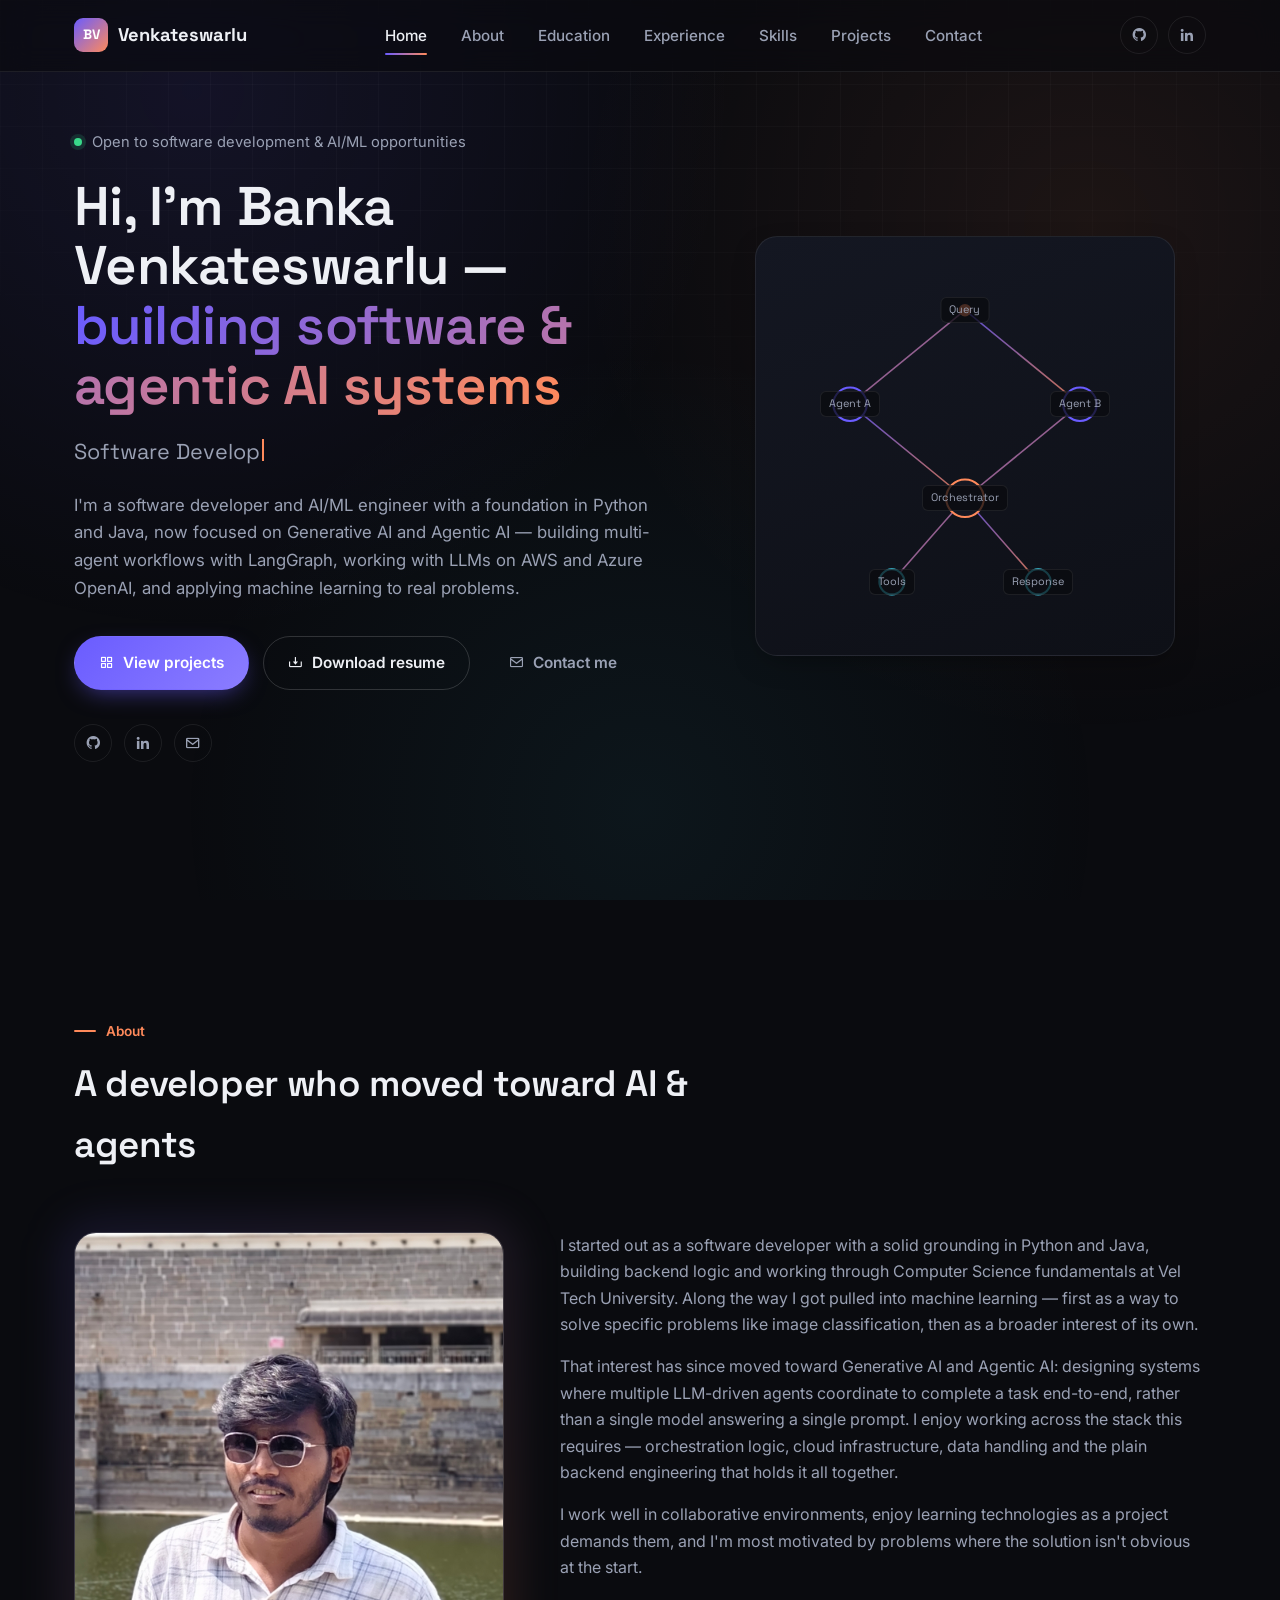
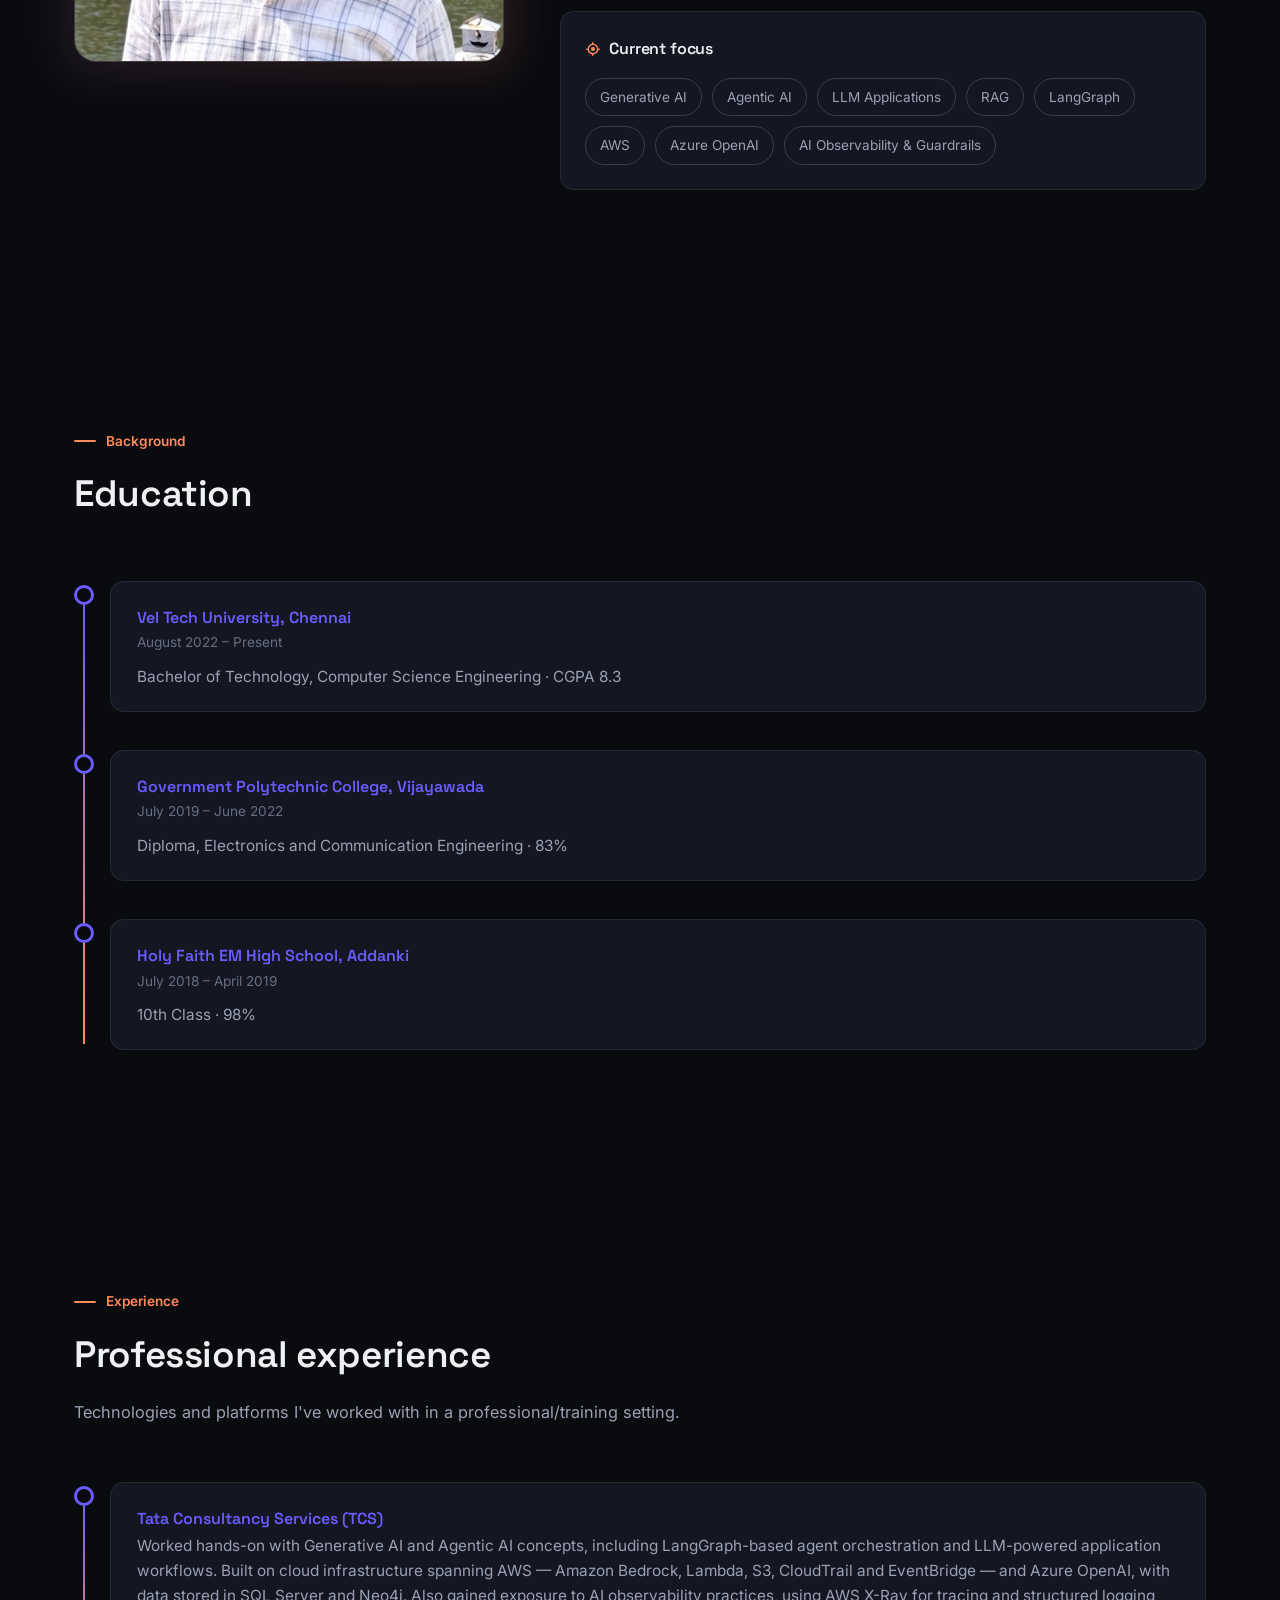
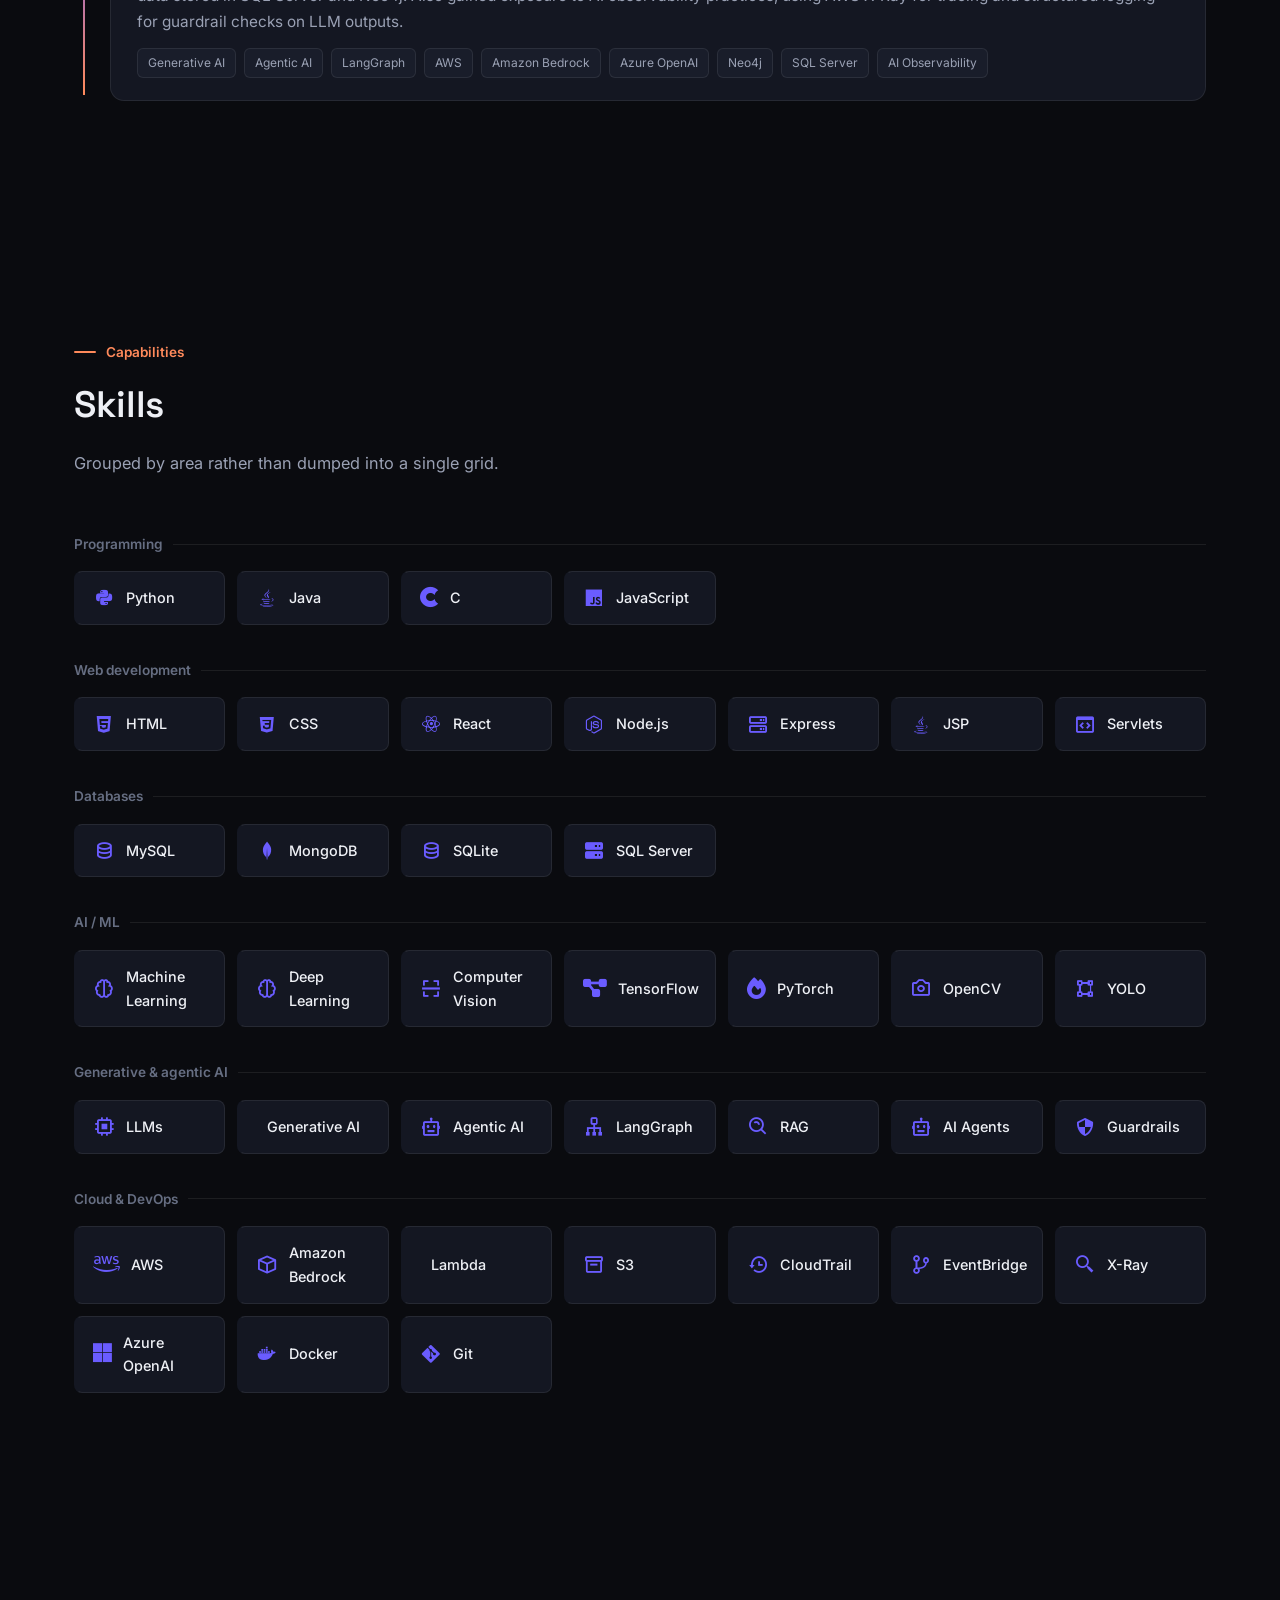
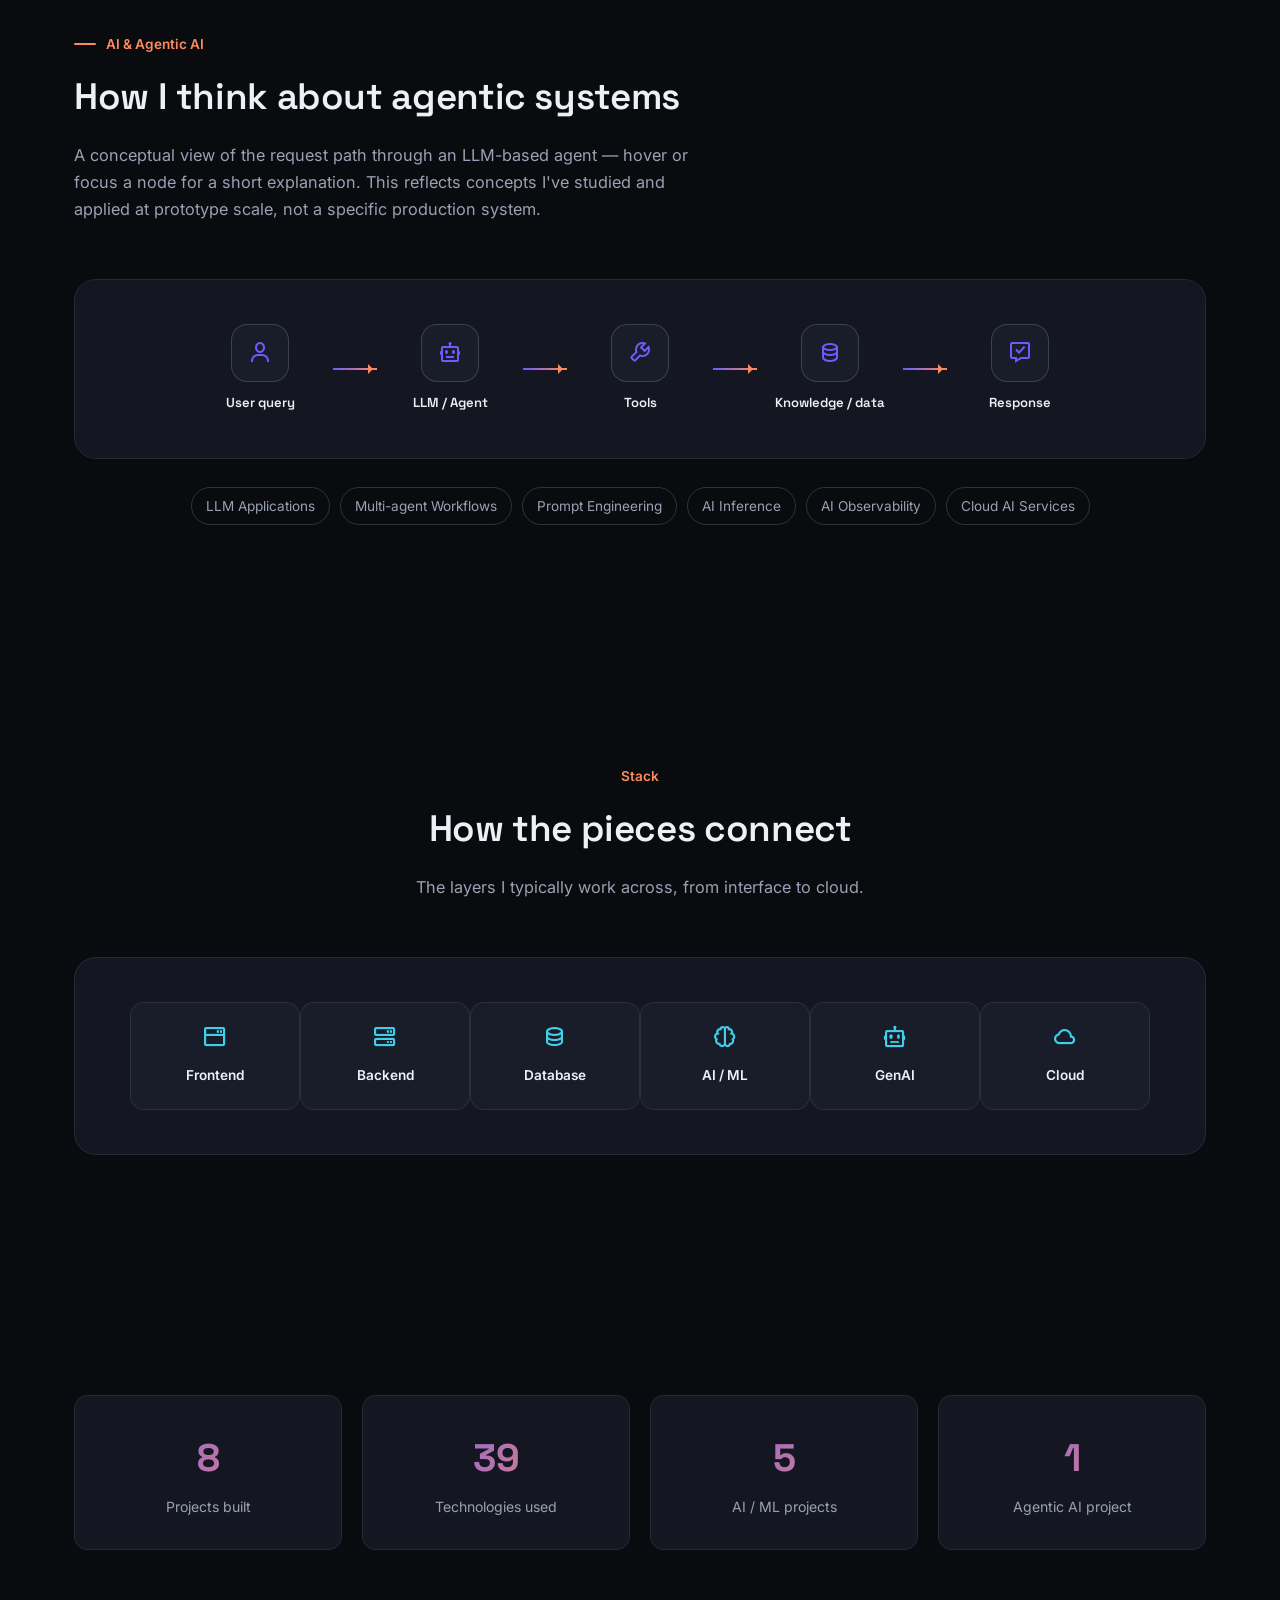
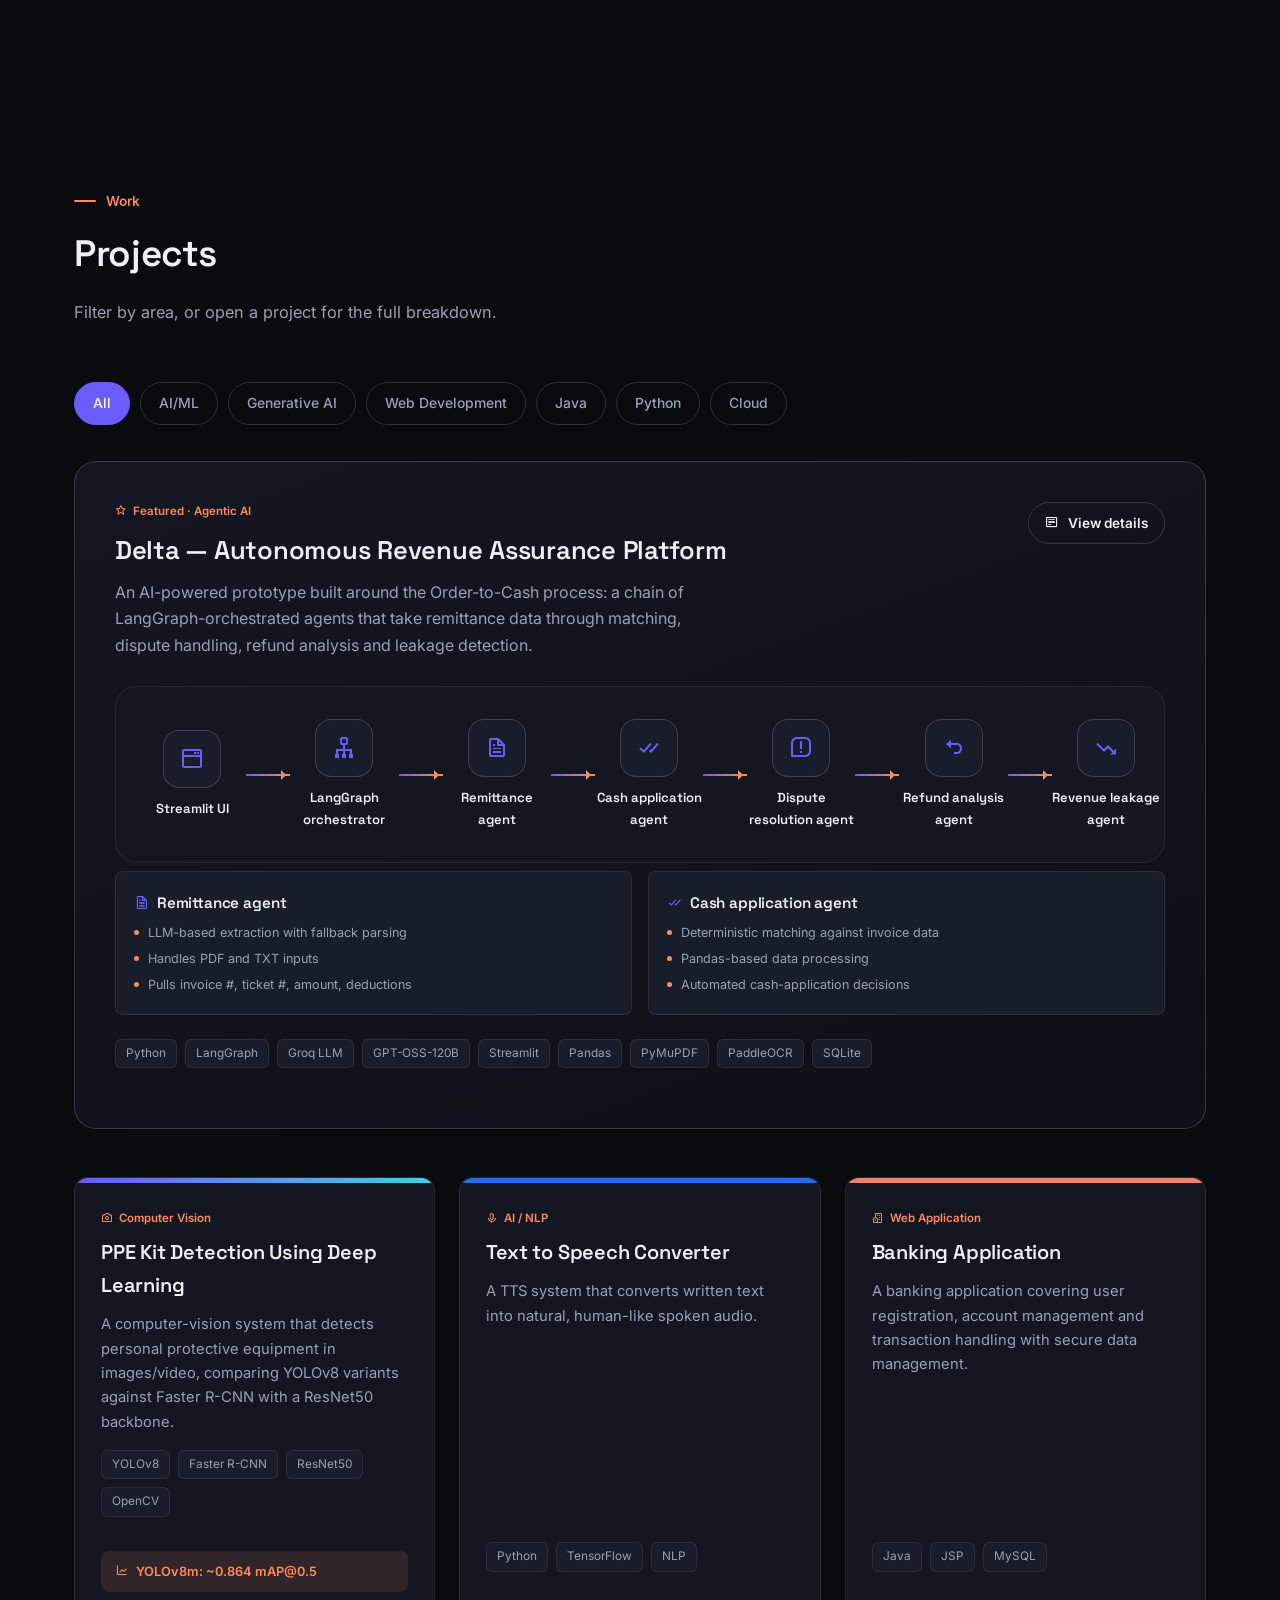
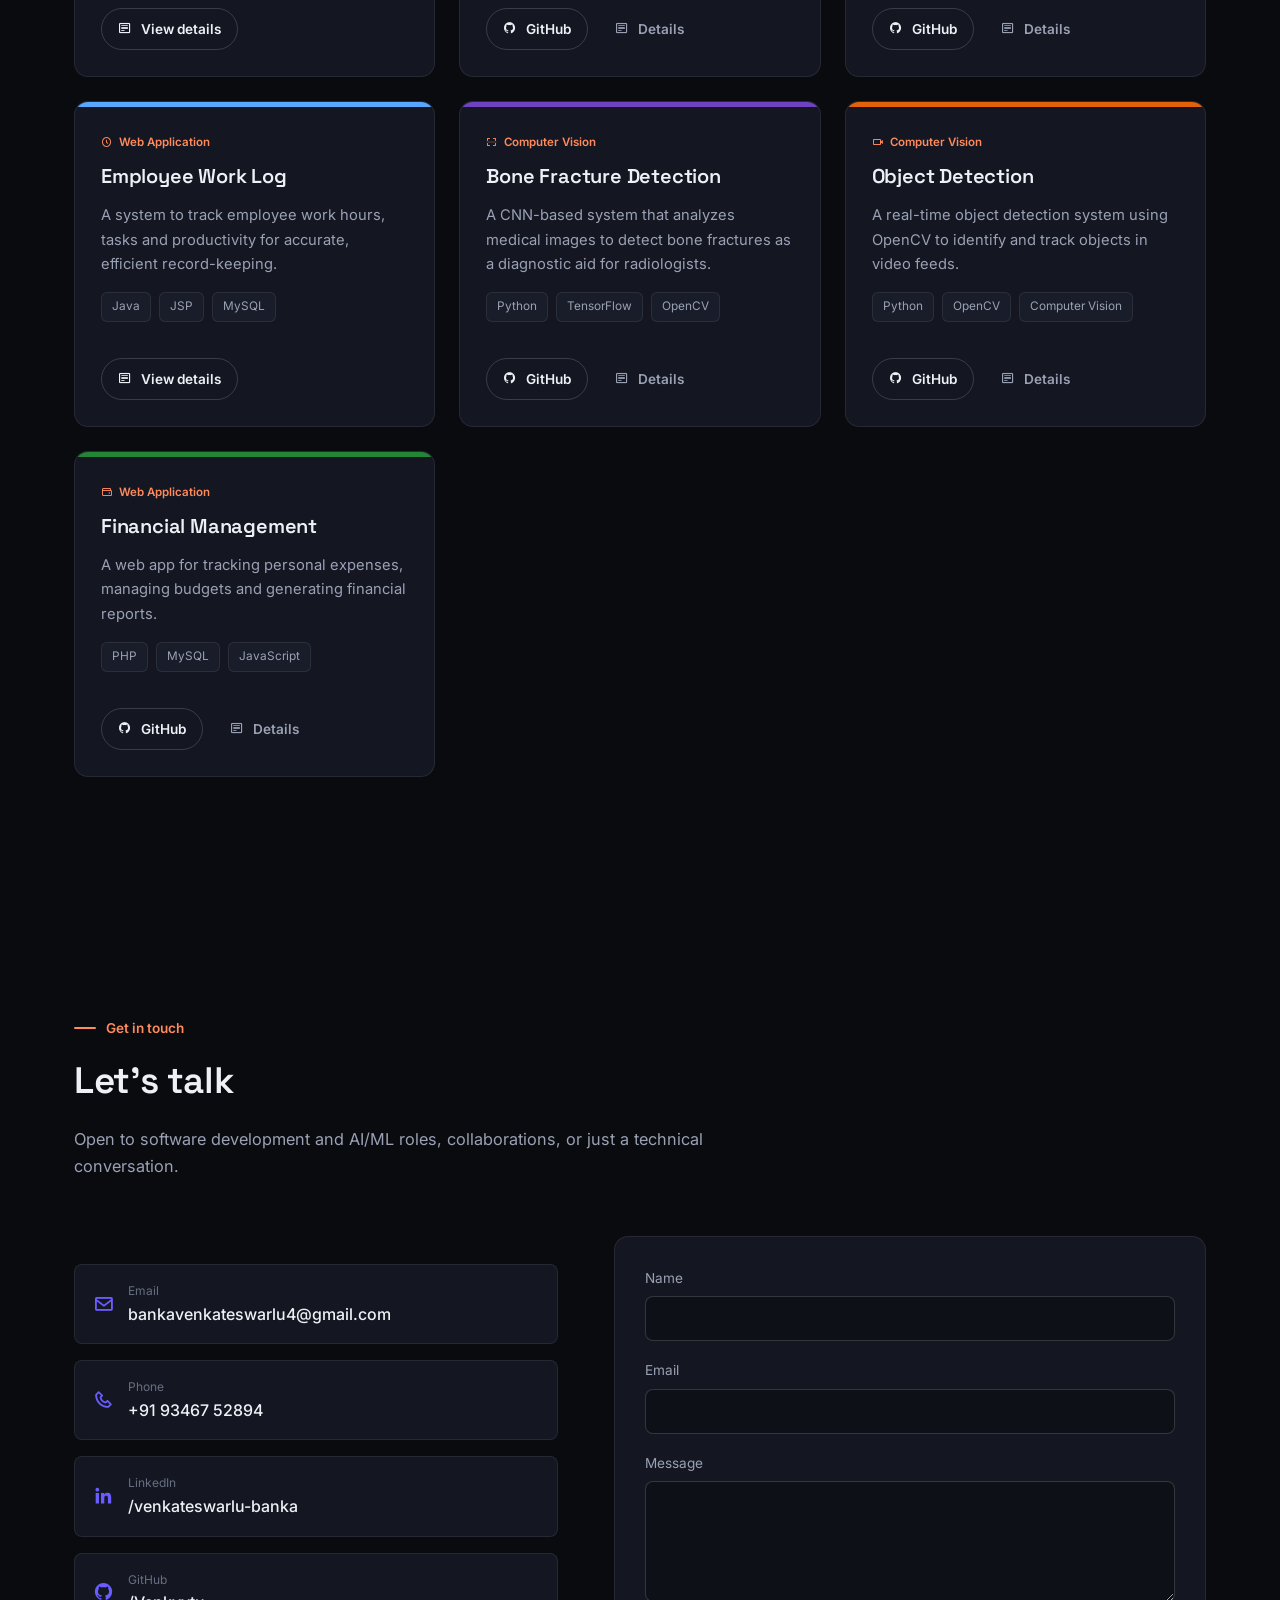
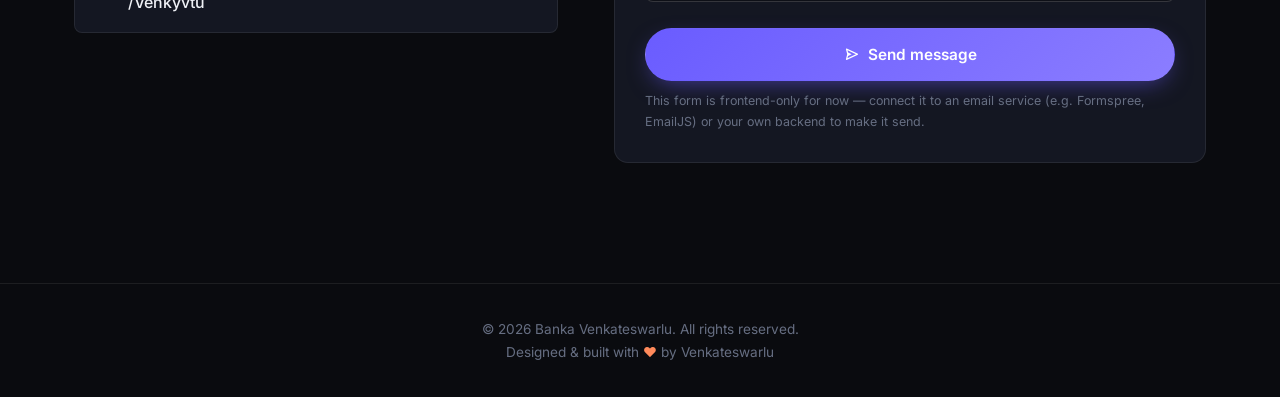
<file: index.html>
<!DOCTYPE html>
<html lang="en">
<head>
<meta charset="UTF-8">
<meta name="viewport" content="width=device-width, initial-scale=1.0">
<title>Banka Venkateswarlu — Software Developer &amp; AI/ML Engineer</title>
<meta name="description" content="Portfolio of Banka Venkateswarlu — Software Developer and AI/ML Engineer building Generative AI, Agentic AI, and cloud-native applications with Python, Java and LangGraph.">
<meta name="author" content="Banka Venkateswarlu">
<meta name="theme-color" content="#0a0b0f">
<meta property="og:type" content="website">
<meta property="og:title" content="Banka Venkateswarlu — Software Developer & AI/ML Engineer">
<meta property="og:description" content="Software Developer and AI/ML Engineer building Generative AI, Agentic AI and cloud-native applications.">
<meta property="og:image" content="photo1.jpg">
<meta name="twitter:card" content="summary">
<meta name="twitter:title" content="Banka Venkateswarlu — Software Developer & AI/ML Engineer">
<meta name="twitter:description" content="Software Developer and AI/ML Engineer building Generative AI, Agentic AI and cloud-native applications.">
<link rel="icon" href="data:image/svg+xml,%3Csvg xmlns='http://www.w3.org/2000/svg' viewBox='0 0 100 100'%3E%3Crect width='100' height='100' rx='22' fill='%236a5cff'/%3E%3Ctext x='50' y='67' font-size='44' font-family='Arial,sans-serif' font-weight='700' fill='white' text-anchor='middle'%3EBV%3C/text%3E%3C/svg%3E">
<link rel="preconnect" href="https://fonts.googleapis.com">
<link rel="preconnect" href="https://fonts.gstatic.com" crossorigin>
<link href="https://fonts.googleapis.com/css2?family=Space+Grotesk:wght@500;600;700&family=Inter:wght@400;500;600;700&display=swap" rel="stylesheet">
<link href='https://unpkg.com/boxicons@2.1.4/css/boxicons.min.css' rel='stylesheet'>
<link rel="stylesheet" href="https://cdnjs.cloudflare.com/ajax/libs/font-awesome/6.4.0/css/all.min.css">
<style>
/* ===================== Tokens ===================== */
:root{
  --bg:#0a0b0f;
  --bg-soft:#0e1017;
  --surface:#141722;
  --surface-2:#191d2a;
  --border:rgba(255,255,255,.08);
  --border-strong:rgba(255,255,255,.16);
  --text:#eef0f5;
  --text-muted:#9aa1b4;
  --text-faint:#666e82;
  --primary:#6a5cff;
  --primary-soft:rgba(106,92,255,.12);
  --accent:#ff8a5b;
  --accent-soft:rgba(255,138,91,.12);
  --cyan:#3fd0e8;
  --ok:#39d98a;
  --radius-s:8px;
  --radius-m:14px;
  --radius-l:22px;
  --shadow:0 10px 30px -12px rgba(0,0,0,.5);
  --maxw:1180px;
  --nav-h:72px;
  --ease:cubic-bezier(.22,.75,.2,1);
}

*,*::before,*::after{box-sizing:border-box;}
html{scroll-behavior:smooth;}
body{
  margin:0;
  background:var(--bg);
  color:var(--text);
  font-family:'Inter',-apple-system,BlinkMacSystemFont,'Segoe UI',sans-serif;
  line-height:1.65;
  -webkit-font-smoothing:antialiased;
  overflow-x:hidden;
}
h1,h2,h3,h4,.font-display{font-family:'Space Grotesk',sans-serif;letter-spacing:-.01em;}
h1,h2,h3,h4{color:var(--text);font-weight:600;margin:0;}
p{margin:0;}
a{color:inherit;text-decoration:none;}
img{max-width:100%;display:block;}
ul{margin:0;padding:0;list-style:none;}
button{font:inherit;color:inherit;background:none;border:none;cursor:pointer;}
section{padding:120px 24px;max-width:var(--maxw);margin:0 auto;}
.container-inner{max-width:var(--maxw);margin:0 auto;}

::selection{background:var(--primary);color:#fff;}

/* Focus visibility for accessibility */
a:focus-visible,button:focus-visible,input:focus-visible,textarea:focus-visible,[tabindex]:focus-visible{
  outline:2px solid var(--accent);
  outline-offset:3px;
  border-radius:4px;
}

/* Skip link */
.skip-link{
  position:absolute;left:16px;top:-60px;
  background:var(--accent);color:#1a1200;padding:10px 18px;border-radius:var(--radius-s);
  font-weight:600;z-index:2000;transition:top .2s var(--ease);
}
.skip-link:focus{top:16px;}

/* Reduced motion */
@media (prefers-reduced-motion: reduce){
  *,*::before,*::after{animation-duration:.001ms !important;animation-iteration-count:1 !important;transition-duration:.001ms !important;scroll-behavior:auto !important;}
}

/* Background circuit texture */
body::before{
  content:'';
  position:fixed;inset:0;z-index:-2;
  background-image:
    radial-gradient(circle at 15% 10%, rgba(106,92,255,.10), transparent 40%),
    radial-gradient(circle at 85% 25%, rgba(255,138,91,.08), transparent 40%),
    radial-gradient(circle at 50% 90%, rgba(63,208,232,.06), transparent 45%);
}
body::after{
  content:'';
  position:fixed;inset:0;z-index:-1;
  background-image:linear-gradient(rgba(255,255,255,.025) 1px, transparent 1px),
                    linear-gradient(90deg, rgba(255,255,255,.025) 1px, transparent 1px);
  background-size:42px 42px;
  mask-image:radial-gradient(ellipse 90% 60% at 50% 0%, black 40%, transparent 90%);
}

/* ===================== Header / Nav ===================== */
header{
  position:fixed;top:0;left:0;width:100%;z-index:1000;
  height:var(--nav-h);
  display:flex;align-items:center;
  background:rgba(10,11,15,.7);
  backdrop-filter:blur(14px) saturate(140%);
  -webkit-backdrop-filter:blur(14px) saturate(140%);
  border-bottom:1px solid var(--border);
  transition:background .3s var(--ease);
}
.nav-wrap{
  width:100%;max-width:var(--maxw);margin:0 auto;padding:0 24px;
  display:flex;align-items:center;justify-content:space-between;
}
.brand{
  font-family:'Space Grotesk',sans-serif;font-weight:700;font-size:1.15rem;
  display:flex;align-items:center;gap:10px;
}
.brand-mark{
  width:34px;height:34px;border-radius:9px;
  background:linear-gradient(135deg,var(--primary),var(--accent));
  display:flex;align-items:center;justify-content:center;font-size:.85rem;color:#fff;font-weight:700;
}
nav.primary-nav{display:flex;align-items:center;gap:2px;}
nav.primary-nav a{
  position:relative;padding:9px 16px;font-size:.95rem;font-weight:500;color:var(--text-muted);
  border-radius:999px;transition:color .25s var(--ease);
}
nav.primary-nav a:hover{color:var(--text);}
nav.primary-nav a.is-active{color:var(--text);}
nav.primary-nav a.is-active::after{
  content:'';position:absolute;left:16px;right:16px;bottom:2px;height:2px;border-radius:2px;
  background:linear-gradient(90deg,var(--primary),var(--accent));
}
.nav-actions{display:flex;align-items:center;gap:10px;}
.icon-link{
  width:38px;height:38px;border-radius:50%;display:flex;align-items:center;justify-content:center;
  color:var(--text-muted);border:1px solid var(--border);transition:all .25s var(--ease);
}
.icon-link:hover{color:#fff;border-color:var(--border-strong);background:var(--surface-2);transform:translateY(-2px);}
.nav-toggle{
  display:none;width:42px;height:42px;border-radius:10px;border:1px solid var(--border);
  align-items:center;justify-content:center;font-size:1.3rem;color:var(--text);
}
@media (max-width:860px){
  nav.primary-nav{
    position:fixed;top:var(--nav-h);left:0;right:0;bottom:0;
    background:var(--bg-soft);
    flex-direction:column;align-items:stretch;gap:0;padding:18px;
    transform:translateX(100%);transition:transform .35s var(--ease);
    overflow-y:auto;
  }
  nav.primary-nav.is-open{transform:translateX(0);}
  nav.primary-nav a{padding:16px 10px;font-size:1.1rem;border-bottom:1px solid var(--border);border-radius:0;}
  nav.primary-nav a.is-active::after{display:none;}
  nav.primary-nav a.is-active{color:var(--accent);}
  .nav-toggle{display:flex;}
}

/* ===================== Buttons ===================== */
.btn{
  display:inline-flex;align-items:center;gap:9px;
  padding:13px 24px;border-radius:999px;font-weight:600;font-size:.96rem;
  transition:transform .25s var(--ease), box-shadow .25s var(--ease), background .25s var(--ease), border-color .25s var(--ease);
  border:1px solid transparent;white-space:nowrap;
}
.btn-primary{background:linear-gradient(135deg,var(--primary),#8b7dff);color:#fff;box-shadow:0 8px 24px -8px rgba(106,92,255,.6);}
.btn-primary:hover{transform:translateY(-3px);box-shadow:0 14px 30px -10px rgba(106,92,255,.7);}
.btn-outline{border-color:var(--border-strong);color:var(--text);}
.btn-outline:hover{border-color:var(--accent);color:var(--accent);transform:translateY(-3px);}
.btn-ghost{color:var(--text-muted);}
.btn-ghost:hover{color:var(--text);}
.btn-sm{padding:9px 16px;font-size:.85rem;}

/* ===================== Hero ===================== */
.hero{
  min-height:100vh;display:flex;align-items:center;
  padding-top:calc(var(--nav-h) + 40px);
  max-width:var(--maxw);margin:0 auto;padding-left:24px;padding-right:24px;
}
.hero-grid{display:grid;grid-template-columns:1.1fr .9fr;gap:60px;align-items:center;width:100%;}
.eyebrow-row{display:flex;align-items:center;gap:10px;margin-bottom:22px;color:var(--text-muted);font-size:.92rem;}
.status-dot{width:8px;height:8px;border-radius:50%;background:var(--ok);box-shadow:0 0 0 4px rgba(57,217,138,.15);}
.hero h1{font-size:clamp(2.3rem,5vw,3.4rem);line-height:1.1;margin-bottom:18px;}
.hero h1 .accent-text{background:linear-gradient(120deg,var(--primary),var(--accent));-webkit-background-clip:text;background-clip:text;color:transparent;}
.role-line{
  font-family:'Space Grotesk',sans-serif;font-size:clamp(1.05rem,2vw,1.35rem);color:var(--text-muted);margin-bottom:22px;
  min-height:1.6em;
}
.role-line .cursor{display:inline-block;width:2px;height:1em;background:var(--accent);margin-left:2px;vertical-align:-2px;animation:blink 1s step-end infinite;}
@keyframes blink{50%{opacity:0;}}
.hero-intro{color:var(--text-muted);font-size:1.05rem;max-width:56ch;margin-bottom:34px;}
.hero-ctas{display:flex;flex-wrap:wrap;gap:14px;margin-bottom:34px;}
.hero-socials{display:flex;gap:12px;}

/* Hero agent-graph visual */
.hero-visual{position:relative;display:flex;align-items:center;justify-content:center;}
.graph-card{
  position:relative;width:100%;aspect-ratio:1/1;max-width:420px;
  border:1px solid var(--border);border-radius:var(--radius-l);
  background:linear-gradient(160deg,var(--surface),var(--bg-soft));
  box-shadow:var(--shadow);overflow:hidden;
}
.graph-card svg{width:100%;height:100%;}
.graph-node-label{
  position:absolute;font-size:.68rem;font-family:'Space Grotesk',sans-serif;color:var(--text-muted);
  background:rgba(10,11,15,.75);padding:3px 8px;border-radius:6px;border:1px solid var(--border);
  transform:translate(-50%,-50%);pointer-events:none;white-space:nowrap;
}
@media (max-width:980px){
  .hero-grid{grid-template-columns:1fr;text-align:center;}
  .eyebrow-row,.hero-ctas,.hero-socials{justify-content:center;}
  .hero-intro{margin-left:auto;margin-right:auto;}
  .hero-visual{order:-1;margin-bottom:10px;}
  .graph-card{max-width:300px;}
}

/* ===================== Section headers ===================== */
.section-head{margin-bottom:56px;max-width:640px;}
.section-kicker{display:flex;align-items:center;gap:10px;color:var(--accent);font-weight:600;font-size:.85rem;margin-bottom:12px;}
.section-kicker::before{content:'';width:22px;height:2px;background:var(--accent);border-radius:2px;}
.section-head h2{font-size:clamp(1.7rem,3.4vw,2.3rem);margin-bottom:14px;}
.section-head p{color:var(--text-muted);font-size:1.02rem;}
.section-head.centered{margin-left:auto;margin-right:auto;text-align:center;}
.section-head.centered .section-kicker{justify-content:center;}
.section-head.centered .section-kicker::before{display:none;}

/* ===================== Reveal ===================== */
.reveal{opacity:0;transform:translateY(22px);transition:opacity .7s var(--ease),transform .7s var(--ease);}
.reveal.is-visible{opacity:1;transform:translateY(0);}

/* ===================== About ===================== */
.about-grid{display:grid;grid-template-columns:.8fr 1.2fr;gap:56px;align-items:start;}
.about-photo-wrap{position:relative;}
.about-photo{
  width:100%;aspect-ratio:1/1;object-fit:cover;border-radius:var(--radius-l);
  border:1px solid var(--border-strong);
}
.about-photo-glow{
  position:absolute;inset:-14px;z-index:-1;border-radius:calc(var(--radius-l) + 14px);
  background:linear-gradient(140deg,var(--primary-soft),var(--accent-soft));filter:blur(20px);
}
.about-text p{color:var(--text-muted);margin-bottom:16px;}
.about-text p:last-of-type{margin-bottom:0;}
.focus-box{
  margin-top:30px;padding:24px;border-radius:var(--radius-m);
  background:var(--surface);border:1px solid var(--border);
}
.focus-box h3{font-size:1rem;margin-bottom:16px;display:flex;align-items:center;gap:8px;}
.focus-box h3 i{color:var(--accent);}
.focus-tags{display:flex;flex-wrap:wrap;gap:10px;}
.focus-tag{
  font-size:.85rem;padding:7px 14px;border-radius:999px;border:1px solid var(--border-strong);
  color:var(--text-muted);transition:all .25s var(--ease);
}
.focus-tag:hover{color:var(--text);border-color:var(--primary);background:var(--primary-soft);}
@media (max-width:860px){.about-grid{grid-template-columns:1fr;}.about-photo-wrap{max-width:260px;margin:0 auto;}}

/* ===================== Timeline (Experience + Education) ===================== */
.timeline-list{display:flex;flex-direction:column;gap:0;position:relative;padding-left:36px;}
.timeline-list::before{content:'';position:absolute;left:9px;top:6px;bottom:6px;width:2px;background:linear-gradient(var(--primary),var(--accent));}
.t-item{position:relative;padding-bottom:38px;}
.t-item:last-child{padding-bottom:0;}
.t-dot{
  position:absolute;left:-36px;top:4px;width:20px;height:20px;border-radius:50%;
  background:var(--bg);border:3px solid var(--primary);
}
.t-card{
  background:var(--surface);border:1px solid var(--border);border-radius:var(--radius-m);
  padding:22px 26px;transition:border-color .25s var(--ease),transform .25s var(--ease);
}
.t-card:hover{border-color:var(--border-strong);transform:translateX(4px);}
.t-card .t-org{color:var(--primary);font-weight:600;margin-bottom:4px;font-family:'Space Grotesk',sans-serif;}
.t-card .t-date{color:var(--text-faint);font-size:.85rem;margin-bottom:10px;display:block;}
.t-card p{color:var(--text-muted);font-size:.96rem;}
.t-card .t-tags{display:flex;flex-wrap:wrap;gap:8px;margin-top:14px;}
.t-card .t-tags span{font-size:.75rem;padding:4px 10px;border-radius:6px;background:var(--surface-2);color:var(--text-muted);border:1px solid var(--border);}

/* ===================== Skills ===================== */
.skills-categories{display:flex;flex-direction:column;gap:34px;}
.skill-cat-title{font-size:.85rem;font-weight:600;color:var(--text-faint);text-transform:none;margin-bottom:16px;display:flex;align-items:center;gap:10px;}
.skill-cat-title::after{content:'';flex:1;height:1px;background:var(--border);}
.skill-grid{display:grid;grid-template-columns:repeat(auto-fill,minmax(150px,1fr));gap:12px;}
.skill-chip{
  display:flex;align-items:center;gap:11px;padding:14px 16px;border-radius:var(--radius-s);
  background:var(--surface);border:1px solid var(--border);border-left:3px solid transparent;
  transition:all .25s var(--ease);
}
.skill-chip:hover{border-left-color:var(--accent);background:var(--surface-2);transform:translateY(-3px);}
.skill-chip i{font-size:1.35rem;color:var(--primary);}
.skill-chip span{font-size:.9rem;font-weight:500;}

/* ===================== Flow / architecture diagrams (shared) ===================== */
.flow-wrap{
  border:1px solid var(--border);border-radius:var(--radius-l);background:var(--surface);
  padding:44px 28px;overflow-x:auto;
}
.flow-track{display:flex;align-items:center;gap:0;min-width:max-content;justify-content:center;}
.flow-node{
  position:relative;display:flex;flex-direction:column;align-items:center;gap:10px;width:150px;text-align:center;
  cursor:default;
}
.flow-node .fn-icon{
  width:58px;height:58px;border-radius:16px;display:flex;align-items:center;justify-content:center;
  background:var(--surface-2);border:1px solid var(--border-strong);font-size:1.5rem;color:var(--primary);
  transition:all .3s var(--ease);
}
.flow-node:hover .fn-icon{border-color:var(--accent);color:var(--accent);transform:scale(1.08);box-shadow:0 0 0 6px var(--accent-soft);}
.flow-node .fn-label{font-size:.82rem;font-weight:600;font-family:'Space Grotesk',sans-serif;}
.flow-node .fn-tip{
  position:absolute;top:calc(100% + 10px);left:50%;transform:translate(-50%,4px);width:190px;
  background:var(--bg-soft);border:1px solid var(--border-strong);border-radius:10px;padding:12px 14px;
  font-size:.78rem;color:var(--text-muted);opacity:0;pointer-events:none;transition:all .25s var(--ease);z-index:20;
}
.flow-node:hover .fn-tip,.flow-node:focus-within .fn-tip{opacity:1;transform:translate(-50%,0);}
.flow-connector{flex:0 0 44px;height:2px;background:linear-gradient(90deg,var(--primary),var(--accent));position:relative;margin:0 -2px;}
.flow-connector::after{
  content:'';position:absolute;right:-1px;top:50%;transform:translateY(-50%);
  border:5px solid transparent;border-left-color:var(--accent);
}
@media (max-width:700px){
  .flow-track{flex-direction:column;}
  .flow-connector{width:2px;height:34px;flex-basis:34px;background:linear-gradient(var(--primary),var(--accent));}
  .flow-connector::after{right:50%;top:auto;bottom:-1px;transform:translateX(50%) rotate(90deg);}
  .flow-node .fn-tip{position:static;transform:none;opacity:1;width:100%;margin-top:2px;display:none;}
  .flow-node:hover .fn-tip,.flow-node:focus-within .fn-tip{display:block;}
}

/* Tech ecosystem strip */
.eco-track{display:flex;align-items:stretch;gap:0;flex-wrap:wrap;justify-content:center;}
.eco-node{
  flex:1 1 140px;max-width:170px;background:var(--surface-2);border:1px solid var(--border);border-radius:var(--radius-m);
  padding:22px 14px;text-align:center;transition:all .3s var(--ease);
}
.eco-node:hover{transform:translateY(-6px);border-color:var(--primary);}
.eco-node i{font-size:1.6rem;color:var(--cyan);margin-bottom:10px;display:block;}
.eco-node span{font-size:.85rem;font-weight:600;}

/* ===================== Stats ===================== */
.stats-grid{display:grid;grid-template-columns:repeat(4,1fr);gap:20px;}
.stat-card{
  background:var(--surface);border:1px solid var(--border);border-radius:var(--radius-m);
  padding:30px 20px;text-align:center;
}
.stat-num{font-family:'Space Grotesk',sans-serif;font-size:2.4rem;font-weight:700;
  background:linear-gradient(120deg,var(--primary),var(--accent));-webkit-background-clip:text;background-clip:text;color:transparent;}
.stat-label{color:var(--text-muted);font-size:.88rem;margin-top:6px;}
@media (max-width:760px){.stats-grid{grid-template-columns:repeat(2,1fr);}}

/* ===================== Projects ===================== */
.filter-row{display:flex;flex-wrap:wrap;gap:10px;margin-bottom:36px;}
.filter-btn{
  padding:9px 18px;border-radius:999px;border:1px solid var(--border-strong);color:var(--text-muted);
  font-size:.87rem;font-weight:500;transition:all .25s var(--ease);
}
.filter-btn:hover{color:var(--text);}
.filter-btn.is-active{background:var(--primary);border-color:var(--primary);color:#fff;}
.projects-grid{display:grid;grid-template-columns:repeat(auto-fill,minmax(320px,1fr));gap:24px;}
.project-card{
  background:var(--surface);border:1px solid var(--border);border-radius:var(--radius-m);
  display:flex;flex-direction:column;overflow:hidden;transition:all .3s var(--ease);
}
.project-card:hover{transform:translateY(-6px);border-color:var(--border-strong);box-shadow:var(--shadow);}
.project-card.is-hidden{display:none;}
.project-card.is-featured{grid-column:span 2;}
@media (max-width:760px){.project-card.is-featured{grid-column:span 1;}}
.pc-top{height:5px;background:linear-gradient(90deg,var(--primary),var(--accent));}
.pc-body{padding:26px;display:flex;flex-direction:column;flex:1;}
.pc-kicker{font-size:.72rem;font-weight:600;color:var(--accent);margin-bottom:8px;display:flex;align-items:center;gap:6px;}
.pc-body h3{font-size:1.25rem;margin-bottom:10px;}
.pc-body p.pc-desc{color:var(--text-muted);font-size:.92rem;margin-bottom:16px;flex:1;}
.pc-tags{display:flex;flex-wrap:wrap;gap:8px;margin-bottom:20px;}
.pc-tags span{font-size:.74rem;padding:4px 10px;border-radius:6px;background:var(--surface-2);color:var(--text-muted);border:1px solid var(--border);}
.pc-actions{display:flex;gap:10px;flex-wrap:wrap;}
.pc-result{
  margin-top:14px;padding:10px 14px;border-radius:8px;background:var(--accent-soft);color:var(--accent);
  font-size:.8rem;font-weight:600;display:inline-flex;align-items:center;gap:8px;
}

/* Delta feature block */
.delta-feature{
  border:1px solid var(--border-strong);border-radius:var(--radius-l);
  background:linear-gradient(160deg,var(--surface),var(--bg-soft));
  padding:40px;margin-bottom:48px;
}
.delta-feature-head{display:flex;justify-content:space-between;align-items:flex-start;gap:24px;flex-wrap:wrap;margin-bottom:28px;}
.delta-feature-head h3{font-size:1.6rem;margin-bottom:8px;}
.delta-feature-head p{color:var(--text-muted);max-width:60ch;}
.delta-agents{display:grid;grid-template-columns:repeat(auto-fit,minmax(190px,1fr));gap:16px;margin-top:8px;}
.agent-card{
  background:var(--surface-2);border:1px solid var(--border);border-radius:var(--radius-s);padding:18px;
  transition:all .25s var(--ease);
}
.agent-card:hover{border-color:var(--primary);transform:translateY(-3px);}
.agent-card h4{font-size:.95rem;margin-bottom:8px;display:flex;align-items:center;gap:8px;}
.agent-card h4 i{color:var(--primary);}
.agent-card ul{display:flex;flex-direction:column;gap:5px;}
.agent-card li{font-size:.79rem;color:var(--text-muted);padding-left:14px;position:relative;}
.agent-card li::before{content:'';position:absolute;left:0;top:.55em;width:5px;height:5px;border-radius:50%;background:var(--accent);}

/* ===================== Contact ===================== */
.contact-grid{display:grid;grid-template-columns:.9fr 1.1fr;gap:56px;}
.contact-info-list{display:flex;flex-direction:column;gap:16px;margin-top:28px;}
.contact-info-item{
  display:flex;align-items:center;gap:14px;padding:16px 18px;border-radius:var(--radius-s);
  background:var(--surface);border:1px solid var(--border);transition:all .25s var(--ease);
}
.contact-info-item:hover{border-color:var(--primary);}
.contact-info-item i{font-size:1.3rem;color:var(--primary);}
.contact-info-item .ci-label{display:block;font-size:.75rem;color:var(--text-faint);}
.contact-info-item .ci-value{font-weight:500;}
.contact-form{background:var(--surface);border:1px solid var(--border);border-radius:var(--radius-m);padding:30px;}
.form-row{margin-bottom:18px;}
.form-row label{display:block;font-size:.85rem;margin-bottom:7px;color:var(--text-muted);}
.form-row input,.form-row textarea{
  width:100%;padding:12px 14px;border-radius:var(--radius-s);background:var(--bg-soft);
  border:1px solid var(--border-strong);color:var(--text);font-family:inherit;font-size:.95rem;resize:vertical;
}
.form-row input:focus,.form-row textarea:focus{border-color:var(--primary);outline:none;}
.form-status{margin-top:14px;font-size:.88rem;padding:12px 14px;border-radius:8px;display:none;}
.form-status.is-visible{display:block;}
.form-status.ok{background:rgba(57,217,138,.12);color:var(--ok);}
.form-note{font-size:.78rem;color:var(--text-faint);margin-top:10px;}
@media (max-width:860px){.contact-grid{grid-template-columns:1fr;}}

/* ===================== Footer ===================== */
footer{border-top:1px solid var(--border);padding:34px 24px;text-align:center;color:var(--text-faint);font-size:.85rem;}
footer .footer-heart{color:var(--accent);}

/* ===================== Back to top ===================== */
.back-to-top{
  position:fixed;right:24px;bottom:24px;width:46px;height:46px;border-radius:50%;
  background:var(--primary);color:#fff;display:flex;align-items:center;justify-content:center;
  font-size:1.2rem;box-shadow:0 8px 20px -8px rgba(106,92,255,.7);opacity:0;pointer-events:none;
  transform:translateY(10px);transition:all .3s var(--ease);z-index:900;
}
.back-to-top.is-visible{opacity:1;pointer-events:auto;transform:translateY(0);}
.back-to-top:hover{transform:translateY(-4px);}

/* ===================== Modal ===================== */
.modal-overlay{
  position:fixed;inset:0;background:rgba(5,6,10,.75);backdrop-filter:blur(4px);
  display:flex;align-items:flex-start;justify-content:center;padding:60px 20px;
  z-index:2000;opacity:0;pointer-events:none;transition:opacity .25s var(--ease);overflow-y:auto;
}
.modal-overlay.is-open{opacity:1;pointer-events:auto;}
.modal-box{
  background:var(--surface);border:1px solid var(--border-strong);border-radius:var(--radius-l);
  max-width:680px;width:100%;padding:36px;position:relative;
  transform:translateY(20px);transition:transform .3s var(--ease);
}
.modal-overlay.is-open .modal-box{transform:translateY(0);}
.modal-close{position:absolute;top:20px;right:20px;width:36px;height:36px;border-radius:50%;background:var(--surface-2);display:flex;align-items:center;justify-content:center;font-size:1.1rem;color:var(--text-muted);}
.modal-close:hover{color:#fff;background:var(--accent);}
.modal-box h3{font-size:1.5rem;margin-bottom:6px;padding-right:40px;}
.modal-tags{display:flex;flex-wrap:wrap;gap:8px;margin:14px 0 22px;}
.modal-tags span{font-size:.74rem;padding:4px 10px;border-radius:6px;background:var(--surface-2);color:var(--text-muted);border:1px solid var(--border);}
.modal-section{margin-bottom:18px;}
.modal-section h4{font-size:.82rem;color:var(--accent);margin-bottom:6px;}
.modal-section p,.modal-section li{color:var(--text-muted);font-size:.93rem;}
.modal-section ul{display:flex;flex-direction:column;gap:5px;margin-top:6px;}
.modal-section li{padding-left:14px;position:relative;}
.modal-section li::before{content:'';position:absolute;left:0;top:.6em;width:5px;height:5px;border-radius:50%;background:var(--primary);}
.modal-actions{display:flex;gap:12px;margin-top:24px;flex-wrap:wrap;}
body.modal-lock{overflow:hidden;}

/* ===================== Utility ===================== */
.visually-hidden{position:absolute;width:1px;height:1px;overflow:hidden;clip:rect(0,0,0,0);white-space:nowrap;}
</style>
</head>
<body>

<a href="#main" class="skip-link">Skip to main content</a>

<header>
  <div class="nav-wrap">
    <a href="#home" class="brand" aria-label="Banka Venkateswarlu — home">
      <span class="brand-mark" aria-hidden="true">BV</span>
      <span>Venkateswarlu</span>
    </a>

    <nav class="primary-nav" id="primaryNav" aria-label="Primary">
      <a href="#home">Home</a>
      <a href="#about">About</a>
      <a href="#education">Education</a>
      <a href="#experience">Experience</a>
      <a href="#skills">Skills</a>
      <a href="#projects">Projects</a>
      <a href="#contact">Contact</a>
    </nav>

    <div class="nav-actions">
      <a class="icon-link" href="https://github.com/Venkyvtu" target="_blank" rel="noopener" aria-label="GitHub profile">
        <i class='bx bxl-github' aria-hidden="true"></i>
      </a>
      <a class="icon-link" href="https://www.linkedin.com/in/venkateswarlu-banka-902835196" target="_blank" rel="noopener" aria-label="LinkedIn profile">
        <i class='bx bxl-linkedin' aria-hidden="true"></i>
      </a>
      <button class="nav-toggle" id="navToggle" aria-label="Open menu" aria-expanded="false" aria-controls="primaryNav">
        <i class='bx bx-menu' aria-hidden="true"></i>
      </button>
    </div>
  </div>
</header>

<main id="main">

  <!-- ===================== Hero ===================== -->
  <section class="hero" id="home" aria-label="Introduction">
    <div class="hero-grid">
      <div>
        <div class="eyebrow-row">
          <span class="status-dot" aria-hidden="true"></span>
          <span>Open to software development &amp; AI/ML opportunities</span>
        </div>
        <h1>Hi, I'm Banka Venkateswarlu —<br><span class="accent-text">building software &amp; agentic AI systems</span></h1>
        <p class="role-line"><span id="roleText"></span><span class="cursor" aria-hidden="true"></span></p>
        <p class="hero-intro">I'm a software developer and AI/ML engineer with a foundation in Python and Java, now focused on Generative AI and Agentic AI — building multi-agent workflows with LangGraph, working with LLMs on AWS and Azure OpenAI, and applying machine learning to real problems.</p>
        <div class="hero-ctas">
          <a href="#projects" class="btn btn-primary"><i class='bx bx-grid-alt' aria-hidden="true"></i> View projects</a>
          <a href="resume.pdf" class="btn btn-outline" download><i class='bx bx-download' aria-hidden="true"></i> Download resume</a>
          <a href="#contact" class="btn btn-ghost"><i class='bx bx-envelope' aria-hidden="true"></i> Contact me</a>
        </div>
        <div class="hero-socials">
          <a class="icon-link" href="https://github.com/Venkyvtu" target="_blank" rel="noopener" aria-label="GitHub profile"><i class='bx bxl-github' aria-hidden="true"></i></a>
          <a class="icon-link" href="https://www.linkedin.com/in/venkateswarlu-banka-902835196" target="_blank" rel="noopener" aria-label="LinkedIn profile"><i class='bx bxl-linkedin' aria-hidden="true"></i></a>
          <a class="icon-link" href="mailto:bankavenkateswarlu4@gmail.com" aria-label="Send an email"><i class='bx bx-envelope' aria-hidden="true"></i></a>
        </div>
      </div>

      <div class="hero-visual" aria-hidden="true">
        <div class="graph-card">
          <svg viewBox="0 0 400 400" id="heroGraph">
            <g stroke="url(#gradLine)" stroke-width="1.5" fill="none" opacity=".8">
              <path d="M200 70 L90 160" />
              <path d="M200 70 L310 160" />
              <path d="M90 160 L200 250" />
              <path d="M310 160 L200 250" />
              <path d="M200 250 L130 330" />
              <path d="M200 250 L270 330" />
              <path d="M90 160 L310 160" />
            </g>
            <defs>
              <linearGradient id="gradLine" x1="0" y1="0" x2="1" y2="1">
                <stop offset="0" stop-color="#6a5cff"/>
                <stop offset="1" stop-color="#ff8a5b"/>
              </linearGradient>
            </defs>
            <g id="pulseGroup">
              <circle cx="200" cy="70" r="6" fill="#ff8a5b"/>
              <circle cx="90" cy="160" r="16" fill="#141722" stroke="#6a5cff" stroke-width="2"/>
              <circle cx="310" cy="160" r="16" fill="#141722" stroke="#6a5cff" stroke-width="2"/>
              <circle cx="200" cy="250" r="18" fill="#141722" stroke="#ff8a5b" stroke-width="2"/>
              <circle cx="130" cy="330" r="12" fill="#141722" stroke="#3fd0e8" stroke-width="2"/>
              <circle cx="270" cy="330" r="12" fill="#141722" stroke="#3fd0e8" stroke-width="2"/>
            </g>
          </svg>
          <span class="graph-node-label" style="top:17.5%;left:50%;">Query</span>
          <span class="graph-node-label" style="top:40%;left:22.5%;">Agent A</span>
          <span class="graph-node-label" style="top:40%;left:77.5%;">Agent B</span>
          <span class="graph-node-label" style="top:62.5%;left:50%;">Orchestrator</span>
          <span class="graph-node-label" style="top:82.5%;left:32.5%;">Tools</span>
          <span class="graph-node-label" style="top:82.5%;left:67.5%;">Response</span>
        </div>
      </div>
    </div>
  </section>

  <!-- ===================== About ===================== -->
  <section id="about" aria-labelledby="about-h">
    <div class="section-head">
      <span class="section-kicker">About</span>
      <h2 id="about-h">A developer who moved toward AI &amp; agents</h2>
    </div>
    <div class="about-grid">
      <div class="about-photo-wrap reveal">
        <div class="about-photo-glow" aria-hidden="true"></div>
        <img src="photo1.jpg" alt="Portrait of Banka Venkateswarlu" class="about-photo">
      </div>
      <div class="about-text reveal">
        <p>I started out as a software developer with a solid grounding in Python and Java, building backend logic and working through Computer Science fundamentals at Vel Tech University. Along the way I got pulled into machine learning — first as a way to solve specific problems like image classification, then as a broader interest of its own.</p>
        <p>That interest has since moved toward Generative AI and Agentic AI: designing systems where multiple LLM-driven agents coordinate to complete a task end-to-end, rather than a single model answering a single prompt. I enjoy working across the stack this requires — orchestration logic, cloud infrastructure, data handling and the plain backend engineering that holds it all together.</p>
        <p>I work well in collaborative environments, enjoy learning technologies as a project demands them, and I'm most motivated by problems where the solution isn't obvious at the start.</p>

        <div class="focus-box">
          <h3><i class='bx bx-target-lock' aria-hidden="true"></i> Current focus</h3>
          <div class="focus-tags">
            <span class="focus-tag">Generative AI</span>
            <span class="focus-tag">Agentic AI</span>
            <span class="focus-tag">LLM Applications</span>
            <span class="focus-tag">RAG</span>
            <span class="focus-tag">LangGraph</span>
            <span class="focus-tag">AWS</span>
            <span class="focus-tag">Azure OpenAI</span>
            <span class="focus-tag">AI Observability &amp; Guardrails</span>
          </div>
        </div>
      </div>
    </div>
  </section>

  <!-- ===================== Education ===================== -->
  <section id="education" aria-labelledby="education-h">
    <div class="section-head">
      <span class="section-kicker">Background</span>
      <h2 id="education-h">Education</h2>
    </div>
    <div class="timeline-list">
      <div class="t-item reveal">
        <span class="t-dot" aria-hidden="true"></span>
        <div class="t-card">
          <span class="t-org">Vel Tech University, Chennai</span>
          <span class="t-date">August 2022 – Present</span>
          <p>Bachelor of Technology, Computer Science Engineering · CGPA 8.3</p>
        </div>
      </div>
      <div class="t-item reveal">
        <span class="t-dot" aria-hidden="true"></span>
        <div class="t-card">
          <span class="t-org">Government Polytechnic College, Vijayawada</span>
          <span class="t-date">July 2019 – June 2022</span>
          <p>Diploma, Electronics and Communication Engineering · 83%</p>
        </div>
      </div>
      <div class="t-item reveal">
        <span class="t-dot" aria-hidden="true"></span>
        <div class="t-card">
          <span class="t-org">Holy Faith EM High School, Addanki</span>
          <span class="t-date">July 2018 – April 2019</span>
          <p>10th Class · 98%</p>
        </div>
      </div>
    </div>
  </section>

  <!-- ===================== Experience ===================== -->
  <section id="experience" aria-labelledby="experience-h">
    <div class="section-head">
      <span class="section-kicker">Experience</span>
      <h2 id="experience-h">Professional experience</h2>
      <p>Technologies and platforms I've worked with in a professional/training setting.</p>
    </div>
    <div class="timeline-list">
      <!-- EDIT: add your exact role title and employment dates here -->
      <div class="t-item reveal">
        <span class="t-dot" aria-hidden="true"></span>
        <div class="t-card">
          <span class="t-org">Tata Consultancy Services (TCS)</span>
          <p>Worked hands-on with Generative AI and Agentic AI concepts, including LangGraph-based agent orchestration and LLM-powered application workflows. Built on cloud infrastructure spanning AWS — Amazon Bedrock, Lambda, S3, CloudTrail and EventBridge — and Azure OpenAI, with data stored in SQL Server and Neo4j. Also gained exposure to AI observability practices, using AWS X-Ray for tracing and structured logging for guardrail checks on LLM outputs.</p>
          <div class="t-tags">
            <span>Generative AI</span><span>Agentic AI</span><span>LangGraph</span><span>AWS</span>
            <span>Amazon Bedrock</span><span>Azure OpenAI</span><span>Neo4j</span><span>SQL Server</span>
            <span>AI Observability</span>
          </div>
        </div>
      </div>
    </div>
  </section>

  <!-- ===================== Skills ===================== -->
  <section id="skills" aria-labelledby="skills-h">
    <div class="section-head">
      <span class="section-kicker">Capabilities</span>
      <h2 id="skills-h">Skills</h2>
      <p>Grouped by area rather than dumped into a single grid.</p>
    </div>

    <div class="skills-categories">
      <div>
        <p class="skill-cat-title">Programming</p>
        <div class="skill-grid">
          <div class="skill-chip"><i class='bx bxl-python' aria-hidden="true"></i><span>Python</span></div>
          <div class="skill-chip"><i class='bx bxl-java' aria-hidden="true"></i><span>Java</span></div>
          <div class="skill-chip"><i class="fab fa-cuttlefish" aria-hidden="true"></i><span>C</span></div>
          <div class="skill-chip"><i class='bx bxl-javascript' aria-hidden="true"></i><span>JavaScript</span></div>
        </div>
      </div>

      <div>
        <p class="skill-cat-title">Web development</p>
        <div class="skill-grid">
          <div class="skill-chip"><i class='bx bxl-html5' aria-hidden="true"></i><span>HTML</span></div>
          <div class="skill-chip"><i class='bx bxl-css3' aria-hidden="true"></i><span>CSS</span></div>
          <div class="skill-chip"><i class='bx bxl-react' aria-hidden="true"></i><span>React</span></div>
          <div class="skill-chip"><i class='bx bxl-nodejs' aria-hidden="true"></i><span>Node.js</span></div>
          <div class="skill-chip"><i class='bx bx-server' aria-hidden="true"></i><span>Express</span></div>
          <div class="skill-chip"><i class='bx bxl-java' aria-hidden="true"></i><span>JSP</span></div>
          <div class="skill-chip"><i class='bx bx-code-block' aria-hidden="true"></i><span>Servlets</span></div>
        </div>
      </div>

      <div>
        <p class="skill-cat-title">Databases</p>
        <div class="skill-grid">
          <div class="skill-chip"><i class='bx bx-data' aria-hidden="true"></i><span>MySQL</span></div>
          <div class="skill-chip"><i class='bx bxl-mongodb' aria-hidden="true"></i><span>MongoDB</span></div>
          <div class="skill-chip"><i class='bx bx-data' aria-hidden="true"></i><span>SQLite</span></div>
          <div class="skill-chip"><i class='bx bxs-server' aria-hidden="true"></i><span>SQL Server</span></div>
        </div>
      </div>

      <div>
        <p class="skill-cat-title">AI / ML</p>
        <div class="skill-grid">
          <div class="skill-chip"><i class='bx bx-brain' aria-hidden="true"></i><span>Machine Learning</span></div>
          <div class="skill-chip"><i class='bx bx-brain' aria-hidden="true"></i><span>Deep Learning</span></div>
          <div class="skill-chip"><i class='bx bx-scan' aria-hidden="true"></i><span>Computer Vision</span></div>
          <div class="skill-chip"><i class="fa-solid fa-diagram-project" aria-hidden="true"></i><span>TensorFlow</span></div>
          <div class="skill-chip"><i class="fa-solid fa-fire" aria-hidden="true"></i><span>PyTorch</span></div>
          <div class="skill-chip"><i class='bx bx-camera' aria-hidden="true"></i><span>OpenCV</span></div>
          <div class="skill-chip"><i class='bx bx-selection' aria-hidden="true"></i><span>YOLO</span></div>
        </div>
      </div>

      <div>
        <p class="skill-cat-title">Generative &amp; agentic AI</p>
        <div class="skill-grid">
          <div class="skill-chip"><i class='bx bx-chip' aria-hidden="true"></i><span>LLMs</span></div>
          <div class="skill-chip"><i class='bx bx-magic-wand' aria-hidden="true"></i><span>Generative AI</span></div>
          <div class="skill-chip"><i class='bx bx-bot' aria-hidden="true"></i><span>Agentic AI</span></div>
          <div class="skill-chip"><i class='bx bx-sitemap' aria-hidden="true"></i><span>LangGraph</span></div>
          <div class="skill-chip"><i class='bx bx-search-alt' aria-hidden="true"></i><span>RAG</span></div>
          <div class="skill-chip"><i class='bx bx-bot' aria-hidden="true"></i><span>AI Agents</span></div>
          <div class="skill-chip"><i class='bx bx-shield-quarter' aria-hidden="true"></i><span>Guardrails</span></div>
        </div>
      </div>

      <div>
        <p class="skill-cat-title">Cloud &amp; DevOps</p>
        <div class="skill-grid">
          <div class="skill-chip"><i class="fa-brands fa-aws" aria-hidden="true"></i><span>AWS</span></div>
          <div class="skill-chip"><i class='bx bx-cube' aria-hidden="true"></i><span>Amazon Bedrock</span></div>
          <div class="skill-chip"><i class='bx bx-flash' aria-hidden="true"></i><span>Lambda</span></div>
          <div class="skill-chip"><i class='bx bx-box' aria-hidden="true"></i><span>S3</span></div>
          <div class="skill-chip"><i class='bx bx-history' aria-hidden="true"></i><span>CloudTrail</span></div>
          <div class="skill-chip"><i class='bx bx-git-branch' aria-hidden="true"></i><span>EventBridge</span></div>
          <div class="skill-chip"><i class='bx bx-search-alt-2' aria-hidden="true"></i><span>X-Ray</span></div>
          <div class="skill-chip"><i class="fa-brands fa-microsoft" aria-hidden="true"></i><span>Azure OpenAI</span></div>
          <div class="skill-chip"><i class='bx bxl-docker' aria-hidden="true"></i><span>Docker</span></div>
          <div class="skill-chip"><i class='bx bxl-git' aria-hidden="true"></i><span>Git</span></div>
        </div>
      </div>
    </div>
  </section>

  <!-- ===================== AI & Agentic AI ===================== -->
  <section id="ai-agentic" aria-labelledby="ai-agentic-h">
    <div class="section-head">
      <span class="section-kicker">AI &amp; Agentic AI</span>
      <h2 id="ai-agentic-h">How I think about agentic systems</h2>
      <p>A conceptual view of the request path through an LLM-based agent — hover or focus a node for a short explanation. This reflects concepts I've studied and applied at prototype scale, not a specific production system.</p>
    </div>

    <div class="flow-wrap">
      <div class="flow-track">
        <div class="flow-node" tabindex="0">
          <span class="fn-icon"><i class='bx bx-user' aria-hidden="true"></i></span>
          <span class="fn-label">User query</span>
          <span class="fn-tip">The request or task, expressed in natural language.</span>
        </div>
        <span class="flow-connector" aria-hidden="true"></span>
        <div class="flow-node" tabindex="0">
          <span class="fn-icon"><i class='bx bx-bot' aria-hidden="true"></i></span>
          <span class="fn-label">LLM / Agent</span>
          <span class="fn-tip">An LLM reasons over the query and decides what's needed next — answer directly, or call a tool.</span>
        </div>
        <span class="flow-connector" aria-hidden="true"></span>
        <div class="flow-node" tabindex="0">
          <span class="fn-icon"><i class='bx bx-wrench' aria-hidden="true"></i></span>
          <span class="fn-label">Tools</span>
          <span class="fn-tip">Functions, APIs or agent nodes (e.g. LangGraph steps) that the agent can invoke.</span>
        </div>
        <span class="flow-connector" aria-hidden="true"></span>
        <div class="flow-node" tabindex="0">
          <span class="fn-icon"><i class='bx bx-data' aria-hidden="true"></i></span>
          <span class="fn-label">Knowledge / data</span>
          <span class="fn-tip">Retrieved context — documents, database records or a vector store (RAG).</span>
        </div>
        <span class="flow-connector" aria-hidden="true"></span>
        <div class="flow-node" tabindex="0">
          <span class="fn-icon"><i class='bx bx-message-check' aria-hidden="true"></i></span>
          <span class="fn-label">Response</span>
          <span class="fn-tip">The final answer, ideally checked against guardrails before it reaches the user.</span>
        </div>
      </div>
    </div>

    <div class="focus-tags" style="margin-top:28px;justify-content:center;">
      <span class="focus-tag">LLM Applications</span>
      <span class="focus-tag">Multi-agent Workflows</span>
      <span class="focus-tag">Prompt Engineering</span>
      <span class="focus-tag">AI Inference</span>
      <span class="focus-tag">AI Observability</span>
      <span class="focus-tag">Cloud AI Services</span>
    </div>
  </section>

  <!-- ===================== Tech ecosystem ===================== -->
  <section id="tech-ecosystem" aria-labelledby="tech-eco-h">
    <div class="section-head centered">
      <span class="section-kicker">Stack</span>
      <h2 id="tech-eco-h">How the pieces connect</h2>
      <p>The layers I typically work across, from interface to cloud.</p>
    </div>
    <div class="flow-wrap">
      <div class="eco-track">
        <div class="eco-node"><i class='bx bx-window-alt' aria-hidden="true"></i><span>Frontend</span></div>
        <div class="eco-node"><i class='bx bx-server' aria-hidden="true"></i><span>Backend</span></div>
        <div class="eco-node"><i class='bx bx-data' aria-hidden="true"></i><span>Database</span></div>
        <div class="eco-node"><i class='bx bx-brain' aria-hidden="true"></i><span>AI / ML</span></div>
        <div class="eco-node"><i class='bx bx-bot' aria-hidden="true"></i><span>GenAI</span></div>
        <div class="eco-node"><i class='bx bx-cloud' aria-hidden="true"></i><span>Cloud</span></div>
      </div>
    </div>
  </section>

  <!-- ===================== Stats ===================== -->
  <section aria-label="Portfolio statistics">
    <div class="stats-grid">
      <div class="stat-card reveal"><div class="stat-num" data-count="8">0</div><div class="stat-label">Projects built</div></div>
      <div class="stat-card reveal"><div class="stat-num" data-count="39">0</div><div class="stat-label">Technologies used</div></div>
      <div class="stat-card reveal"><div class="stat-num" data-count="5">0</div><div class="stat-label">AI / ML projects</div></div>
      <div class="stat-card reveal"><div class="stat-num" data-count="1">0</div><div class="stat-label">Agentic AI project</div></div>
    </div>
  </section>

  <!-- ===================== Projects ===================== -->
  <section id="projects" aria-labelledby="projects-h">
    <div class="section-head">
      <span class="section-kicker">Work</span>
      <h2 id="projects-h">Projects</h2>
      <p>Filter by area, or open a project for the full breakdown.</p>
    </div>

    <div class="filter-row" role="group" aria-label="Filter projects by category">
      <button class="filter-btn is-active" data-filter="all">All</button>
      <button class="filter-btn" data-filter="ai-ml">AI/ML</button>
      <button class="filter-btn" data-filter="genai">Generative AI</button>
      <button class="filter-btn" data-filter="web">Web Development</button>
      <button class="filter-btn" data-filter="java">Java</button>
      <button class="filter-btn" data-filter="python">Python</button>
      <button class="filter-btn" data-filter="cloud">Cloud</button>
    </div>

    <!-- Delta feature project -->
    <div class="delta-feature reveal" data-category="genai ai-ml python cloud">
      <div class="delta-feature-head">
        <div>
          <span class="pc-kicker"><i class='bx bx-star' aria-hidden="true"></i> Featured · Agentic AI</span>
          <h3>Delta — Autonomous Revenue Assurance Platform</h3>
          <p>An AI-powered prototype built around the Order-to-Cash process: a chain of LangGraph-orchestrated agents that take remittance data through matching, dispute handling, refund analysis and leakage detection.</p>
        </div>
        <div class="pc-actions">
          <button class="btn btn-outline btn-sm" data-modal-open="delta"><i class='bx bx-detail' aria-hidden="true"></i> View details</button>
        </div>
      </div>

      <div class="flow-wrap" style="padding:32px 20px;">
        <div class="flow-track">
          <div class="flow-node" tabindex="0"><span class="fn-icon"><i class='bx bx-window-alt' aria-hidden="true"></i></span><span class="fn-label">Streamlit UI</span><span class="fn-tip">User-facing interface for uploading remittance files and reviewing results.</span></div>
          <span class="flow-connector" aria-hidden="true"></span>
          <div class="flow-node" tabindex="0"><span class="fn-icon"><i class='bx bx-sitemap' aria-hidden="true"></i></span><span class="fn-label">LangGraph orchestrator</span><span class="fn-tip">Coordinates the agent chain and manages state between steps.</span></div>
          <span class="flow-connector" aria-hidden="true"></span>
          <div class="flow-node" tabindex="0"><span class="fn-icon"><i class='bx bx-file' aria-hidden="true"></i></span><span class="fn-label">Remittance agent</span><span class="fn-tip">Extracts invoice numbers, ticket numbers, amounts and deductions from PDF/TXT remittance advice using LLM-based extraction with fallback parsing.</span></div>
          <span class="flow-connector" aria-hidden="true"></span>
          <div class="flow-node" tabindex="0"><span class="fn-icon"><i class='bx bx-check-double' aria-hidden="true"></i></span><span class="fn-label">Cash application agent</span><span class="fn-tip">Matches extracted payments against invoice data with deterministic, pandas-based matching logic.</span></div>
          <span class="flow-connector" aria-hidden="true"></span>
          <div class="flow-node" tabindex="0"><span class="fn-icon"><i class='bx bx-message-square-error' aria-hidden="true"></i></span><span class="fn-label">Dispute resolution agent</span><span class="fn-tip">Handles unmatched or contested items in the reconciliation flow.</span></div>
          <span class="flow-connector" aria-hidden="true"></span>
          <div class="flow-node" tabindex="0"><span class="fn-icon"><i class='bx bx-undo' aria-hidden="true"></i></span><span class="fn-label">Refund analysis agent</span><span class="fn-tip">Analyzes cases that may require a refund.</span></div>
          <span class="flow-connector" aria-hidden="true"></span>
          <div class="flow-node" tabindex="0"><span class="fn-icon"><i class='bx bx-trending-down' aria-hidden="true"></i></span><span class="fn-label">Revenue leakage agent</span><span class="fn-tip">Surfaces patterns that point to revenue leakage across the pipeline.</span></div>
        </div>
      </div>

      <div class="delta-agents">
        <div class="agent-card">
          <h4><i class='bx bx-file' aria-hidden="true"></i> Remittance agent</h4>
          <ul>
            <li>LLM-based extraction with fallback parsing</li>
            <li>Handles PDF and TXT inputs</li>
            <li>Pulls invoice #, ticket #, amount, deductions</li>
          </ul>
        </div>
        <div class="agent-card">
          <h4><i class='bx bx-check-double' aria-hidden="true"></i> Cash application agent</h4>
          <ul>
            <li>Deterministic matching against invoice data</li>
            <li>Pandas-based data processing</li>
            <li>Automated cash-application decisions</li>
          </ul>
        </div>
      </div>

      <div class="pc-tags" style="margin-top:24px;">
        <span>Python</span><span>LangGraph</span><span>Groq LLM</span><span>GPT-OSS-120B</span>
        <span>Streamlit</span><span>Pandas</span><span>PyMuPDF</span><span>PaddleOCR</span><span>SQLite</span>
      </div>
    </div>

    <div class="projects-grid" id="projectsGrid">

      <div class="project-card reveal" data-category="ai-ml python" data-modal="ppe">
        <div class="pc-top" style="background:linear-gradient(90deg,#6a5cff,#3fd0e8);"></div>
        <div class="pc-body">
          <span class="pc-kicker"><i class='bx bx-camera' aria-hidden="true"></i> Computer Vision</span>
          <h3>PPE Kit Detection Using Deep Learning</h3>
          <p class="pc-desc">A computer-vision system that detects personal protective equipment in images/video, comparing YOLOv8 variants against Faster R-CNN with a ResNet50 backbone.</p>
          <div class="pc-tags"><span>YOLOv8</span><span>Faster R-CNN</span><span>ResNet50</span><span>OpenCV</span></div>
          <div class="pc-result"><i class='bx bx-line-chart' aria-hidden="true"></i> YOLOv8m: ~0.864 mAP@0.5</div>
          <div class="pc-actions" style="margin-top:16px;">
            <button class="btn btn-outline btn-sm" data-modal-open="ppe"><i class='bx bx-detail' aria-hidden="true"></i> View details</button>
          </div>
        </div>
      </div>

      <div class="project-card reveal" data-category="ai-ml python" data-modal="tts">
        <div class="pc-top" style="background:#1f6feb;"></div>
        <div class="pc-body">
          <span class="pc-kicker"><i class='bx bx-microphone' aria-hidden="true"></i> AI / NLP</span>
          <h3>Text to Speech Converter</h3>
          <p class="pc-desc">A TTS system that converts written text into natural, human-like spoken audio.</p>
          <div class="pc-tags"><span>Python</span><span>TensorFlow</span><span>NLP</span></div>
          <div class="pc-actions" style="margin-top:16px;">
            <a href="https://github.com/Venkyvtu/text-to-voice-converter" class="btn btn-outline btn-sm" target="_blank" rel="noopener"><i class='bx bxl-github' aria-hidden="true"></i> GitHub</a>
            <button class="btn btn-ghost btn-sm" data-modal-open="tts"><i class='bx bx-detail' aria-hidden="true"></i> Details</button>
          </div>
        </div>
      </div>

      <div class="project-card reveal" data-category="java web" data-modal="banking">
        <div class="pc-top" style="background:#f78166;"></div>
        <div class="pc-body">
          <span class="pc-kicker"><i class='bx bx-building-house' aria-hidden="true"></i> Web Application</span>
          <h3>Banking Application</h3>
          <p class="pc-desc">A banking application covering user registration, account management and transaction handling with secure data management.</p>
          <div class="pc-tags"><span>Java</span><span>JSP</span><span>MySQL</span></div>
          <div class="pc-actions" style="margin-top:16px;">
            <a href="https://github.com/Venkyvtu/banking_app" class="btn btn-outline btn-sm" target="_blank" rel="noopener"><i class='bx bxl-github' aria-hidden="true"></i> GitHub</a>
            <button class="btn btn-ghost btn-sm" data-modal-open="banking"><i class='bx bx-detail' aria-hidden="true"></i> Details</button>
          </div>
        </div>
      </div>

      <div class="project-card reveal" data-category="java web" data-modal="worklog">
        <div class="pc-top" style="background:#58a6ff;"></div>
        <div class="pc-body">
          <span class="pc-kicker"><i class='bx bx-time-five' aria-hidden="true"></i> Web Application</span>
          <h3>Employee Work Log</h3>
          <p class="pc-desc">A system to track employee work hours, tasks and productivity for accurate, efficient record-keeping.</p>
          <div class="pc-tags"><span>Java</span><span>JSP</span><span>MySQL</span></div>
          <div class="pc-actions" style="margin-top:16px;">
            <button class="btn btn-outline btn-sm" data-modal-open="worklog"><i class='bx bx-detail' aria-hidden="true"></i> View details</button>
          </div>
        </div>
      </div>

      <div class="project-card reveal" data-category="ai-ml python" data-modal="bone">
        <div class="pc-top" style="background:#6f42c1;"></div>
        <div class="pc-body">
          <span class="pc-kicker"><i class='bx bx-scan' aria-hidden="true"></i> Computer Vision</span>
          <h3>Bone Fracture Detection</h3>
          <p class="pc-desc">A CNN-based system that analyzes medical images to detect bone fractures as a diagnostic aid for radiologists.</p>
          <div class="pc-tags"><span>Python</span><span>TensorFlow</span><span>OpenCV</span></div>
          <div class="pc-actions" style="margin-top:16px;">
            <a href="https://github.com/Venkyvtu/ML-project-on-bone-facture" class="btn btn-outline btn-sm" target="_blank" rel="noopener"><i class='bx bxl-github' aria-hidden="true"></i> GitHub</a>
            <button class="btn btn-ghost btn-sm" data-modal-open="bone"><i class='bx bx-detail' aria-hidden="true"></i> Details</button>
          </div>
        </div>
      </div>

      <div class="project-card reveal" data-category="ai-ml python" data-modal="objdet">
        <div class="pc-top" style="background:#e36209;"></div>
        <div class="pc-body">
          <span class="pc-kicker"><i class='bx bx-video' aria-hidden="true"></i> Computer Vision</span>
          <h3>Object Detection</h3>
          <p class="pc-desc">A real-time object detection system using OpenCV to identify and track objects in video feeds.</p>
          <div class="pc-tags"><span>Python</span><span>OpenCV</span><span>Computer Vision</span></div>
          <div class="pc-actions" style="margin-top:16px;">
            <a href="https://github.com/Venkyvtu/object-recognization" class="btn btn-outline btn-sm" target="_blank" rel="noopener"><i class='bx bxl-github' aria-hidden="true"></i> GitHub</a>
            <button class="btn btn-ghost btn-sm" data-modal-open="objdet"><i class='bx bx-detail' aria-hidden="true"></i> Details</button>
          </div>
        </div>
      </div>

      <div class="project-card reveal" data-category="web" data-modal="finance">
        <div class="pc-top" style="background:#238636;"></div>
        <div class="pc-body">
          <span class="pc-kicker"><i class='bx bx-wallet' aria-hidden="true"></i> Web Application</span>
          <h3>Financial Management</h3>
          <p class="pc-desc">A web app for tracking personal expenses, managing budgets and generating financial reports.</p>
          <div class="pc-tags"><span>PHP</span><span>MySQL</span><span>JavaScript</span></div>
          <div class="pc-actions" style="margin-top:16px;">
            <a href="https://github.com/Venkyvtu/financial" class="btn btn-outline btn-sm" target="_blank" rel="noopener"><i class='bx bxl-github' aria-hidden="true"></i> GitHub</a>
            <button class="btn btn-ghost btn-sm" data-modal-open="finance"><i class='bx bx-detail' aria-hidden="true"></i> Details</button>
          </div>
        </div>
      </div>

    </div>
  </section>

  <!-- ===================== Contact ===================== -->
  <section id="contact" aria-labelledby="contact-h">
    <div class="section-head">
      <span class="section-kicker">Get in touch</span>
      <h2 id="contact-h">Let's talk</h2>
      <p>Open to software development and AI/ML roles, collaborations, or just a technical conversation.</p>
    </div>

    <div class="contact-grid">
      <div>
        <div class="contact-info-list">
          <a class="contact-info-item" href="mailto:bankavenkateswarlu4@gmail.com">
            <i class='bx bx-envelope' aria-hidden="true"></i>
            <span><span class="ci-label">Email</span><span class="ci-value">bankavenkateswarlu4@gmail.com</span></span>
          </a>
          <a class="contact-info-item" href="tel:+919346752894">
            <i class='bx bx-phone' aria-hidden="true"></i>
            <span><span class="ci-label">Phone</span><span class="ci-value">+91 93467 52894</span></span>
          </a>
          <a class="contact-info-item" href="https://www.linkedin.com/in/venkateswarlu-banka-902835196" target="_blank" rel="noopener">
            <i class='bx bxl-linkedin' aria-hidden="true"></i>
            <span><span class="ci-label">LinkedIn</span><span class="ci-value">/venkateswarlu-banka</span></span>
          </a>
          <a class="contact-info-item" href="https://github.com/Venkyvtu" target="_blank" rel="noopener">
            <i class='bx bxl-github' aria-hidden="true"></i>
            <span><span class="ci-label">GitHub</span><span class="ci-value">/Venkyvtu</span></span>
          </a>
        </div>
      </div>

      <form class="contact-form" id="contactForm" novalidate>
        <div class="form-row">
          <label for="cf-name">Name</label>
          <input type="text" id="cf-name" name="name" required autocomplete="name">
        </div>
        <div class="form-row">
          <label for="cf-email">Email</label>
          <input type="email" id="cf-email" name="email" required autocomplete="email">
        </div>
        <div class="form-row">
          <label for="cf-message">Message</label>
          <textarea id="cf-message" name="message" rows="5" required></textarea>
        </div>
        <button type="submit" class="btn btn-primary" style="width:100%;justify-content:center;">
          <i class='bx bx-send' aria-hidden="true"></i> Send message
        </button>
        <p class="form-status" id="formStatus" role="status" aria-live="polite"></p>
        <p class="form-note">This form is frontend-only for now — connect it to an email service (e.g. Formspree, EmailJS) or your own backend to make it send.</p>
      </form>
    </div>
  </section>

</main>

<footer>
  <p>&copy; <span id="footerYear"></span> Banka Venkateswarlu. All rights reserved.</p>
  <p>Designed &amp; built with <span class="footer-heart">&hearts;</span> by Venkateswarlu</p>
</footer>

<button class="back-to-top" id="backToTop" aria-label="Back to top">
  <i class='bx bx-up-arrow-alt' aria-hidden="true"></i>
</button>

<!-- ===================== Project details modal ===================== -->
<div class="modal-overlay" id="modalOverlay" role="dialog" aria-modal="true" aria-labelledby="modalTitle">
  <div class="modal-box">
    <button class="modal-close" id="modalClose" aria-label="Close details"><i class='bx bx-x' aria-hidden="true"></i></button>
    <h3 id="modalTitle"></h3>
    <div class="modal-tags" id="modalTags"></div>
    <div id="modalBody"></div>
    <div class="modal-actions" id="modalActions"></div>
  </div>
</div>

<script>
(function(){
  'use strict';
  var reduceMotion = window.matchMedia('(prefers-reduced-motion: reduce)').matches;

  /* ---------- Mobile nav ---------- */
  var navToggle = document.getElementById('navToggle');
  var primaryNav = document.getElementById('primaryNav');
  navToggle.addEventListener('click', function(){
    var isOpen = primaryNav.classList.toggle('is-open');
    navToggle.setAttribute('aria-expanded', isOpen ? 'true' : 'false');
    navToggle.innerHTML = isOpen ? "<i class='bx bx-x' aria-hidden=\"true\"></i>" : "<i class='bx bx-menu' aria-hidden=\"true\"></i>";
  });
  primaryNav.querySelectorAll('a').forEach(function(a){
    a.addEventListener('click', function(){
      primaryNav.classList.remove('is-open');
      navToggle.setAttribute('aria-expanded','false');
      navToggle.innerHTML = "<i class='bx bx-menu' aria-hidden=\"true\"></i>";
    });
  });

  /* ---------- Smooth scroll with header offset ---------- */
  document.querySelectorAll('a[href^="#"]').forEach(function(link){
    link.addEventListener('click', function(e){
      var id = link.getAttribute('href');
      if(id.length < 2) return;
      var target = document.querySelector(id);
      if(!target) return;
      e.preventDefault();
      var top = target.getBoundingClientRect().top + window.pageYOffset - 64;
      window.scrollTo({top: top, behavior: reduceMotion ? 'auto' : 'smooth'});
      history.pushState(null, '', id);
    });
  });

  /* ---------- Active nav link on scroll ---------- */
  var navLinks = Array.prototype.slice.call(primaryNav.querySelectorAll('a'));
  var sections = navLinks.map(function(a){ return document.querySelector(a.getAttribute('href')); }).filter(Boolean);
  function updateActiveNav(){
    var scrollPos = window.pageYOffset + 110;
    var current = sections[0];
    sections.forEach(function(sec){ if(sec.offsetTop <= scrollPos) current = sec; });
    navLinks.forEach(function(a){ a.classList.toggle('is-active', a.getAttribute('href') === '#' + current.id); });
  }
  window.addEventListener('scroll', updateActiveNav, {passive:true});
  updateActiveNav();

  /* ---------- Scroll reveal ---------- */
  var revealEls = document.querySelectorAll('.reveal');
  if('IntersectionObserver' in window && !reduceMotion){
    var io = new IntersectionObserver(function(entries){
      entries.forEach(function(entry){
        if(entry.isIntersecting){ entry.target.classList.add('is-visible'); io.unobserve(entry.target); }
      });
    }, {threshold:.15});
    revealEls.forEach(function(el){ io.observe(el); });
  } else {
    revealEls.forEach(function(el){ el.classList.add('is-visible'); });
  }

  /* ---------- Back to top ---------- */
  var backToTop = document.getElementById('backToTop');
  window.addEventListener('scroll', function(){
    backToTop.classList.toggle('is-visible', window.pageYOffset > 500);
  }, {passive:true});
  backToTop.addEventListener('click', function(){
    window.scrollTo({top:0, behavior: reduceMotion ? 'auto' : 'smooth'});
  });

  /* ---------- Typing effect for role line ---------- */
  var roleText = document.getElementById('roleText');
  var roles = ['Software Developer', 'AI/ML Engineer', 'Generative AI Developer', 'Agentic AI Developer'];
  if(reduceMotion){
    roleText.textContent = roles.join(' · ');
  } else {
    var ri = 0, ci = 0, deleting = false;
    function tick(){
      var word = roles[ri];
      if(!deleting){
        ci++;
        roleText.textContent = word.slice(0, ci);
        if(ci === word.length){ deleting = true; setTimeout(tick, 1400); return; }
      } else {
        ci--;
        roleText.textContent = word.slice(0, ci);
        if(ci === 0){ deleting = false; ri = (ri + 1) % roles.length; }
      }
      setTimeout(tick, deleting ? 45 : 85);
    }
    tick();
  }

  /* ---------- Animated stat counters ---------- */
  var statEls = document.querySelectorAll('.stat-num');
  function animateCount(el){
    var target = parseInt(el.getAttribute('data-count'), 10) || 0;
    if(reduceMotion){ el.textContent = target; return; }
    var start = 0, duration = 1200, startTime = null;
    function step(ts){
      if(!startTime) startTime = ts;
      var progress = Math.min((ts - startTime) / duration, 1);
      el.textContent = Math.floor(progress * (target - start) + start);
      if(progress < 1) requestAnimationFrame(step); else el.textContent = target;
    }
    requestAnimationFrame(step);
  }
  if('IntersectionObserver' in window){
    var statIo = new IntersectionObserver(function(entries){
      entries.forEach(function(entry){
        if(entry.isIntersecting){ animateCount(entry.target); statIo.unobserve(entry.target); }
      });
    }, {threshold:.6});
    statEls.forEach(function(el){ statIo.observe(el); });
  } else {
    statEls.forEach(animateCount);
  }

  /* ---------- Project filtering ---------- */
  var filterBtns = document.querySelectorAll('.filter-btn');
  var filterable = document.querySelectorAll('#projectsGrid .project-card, .delta-feature');
  filterBtns.forEach(function(btn){
    btn.addEventListener('click', function(){
      filterBtns.forEach(function(b){ b.classList.remove('is-active'); });
      btn.classList.add('is-active');
      var filter = btn.getAttribute('data-filter');
      filterable.forEach(function(card){
        var cats = (card.getAttribute('data-category') || '').split(' ');
        var show = filter === 'all' || cats.indexOf(filter) !== -1;
        card.classList.toggle('is-hidden', !show);
      });
    });
  });

  /* ---------- Project detail modal ---------- */
  var projectData = {
    delta: {
      title: 'Delta — Autonomous Revenue Assurance Platform',
      tags: ['Python','LangGraph','Groq LLM','GPT-OSS-120B','Streamlit','Pandas','PyMuPDF','PaddleOCR','SQLite'],
      overview: 'An AI-powered Revenue Assurance Platform prototype built around the Order-to-Cash process, using a chain of LangGraph-orchestrated agents.',
      problem: 'Reconciling remittance advice against invoices, and routing disputes/refunds/leakage, is a manual, multi-step process that is easy to get wrong at scale.',
      solution: 'A LangGraph-orchestrated pipeline of specialised agents — Remittance, Cash Application, Dispute Resolution, Refund Analysis and Revenue Leakage — each handling one stage of the workflow, coordinated through a Streamlit interface.',
      features: [
        'Remittance Agent: LLM-based extraction of invoice numbers, ticket numbers, amounts and deductions, with fallback parsing and PDF/TXT support',
        'Cash Application Agent: deterministic, pandas-based matching against invoice data for automated cash-application decisions',
        'Dispute Resolution, Refund Analysis and Revenue Leakage agents extending the pipeline end-to-end',
        'LangGraph-based orchestration across the full agent chain'
      ],
      contribution: 'Designed the agent pipeline and orchestration flow, and implemented the extraction and matching logic for the core agents.',
      results: 'A working end-to-end prototype demonstrating automated remittance-to-resolution processing.',
      github: null, demo: null
    },
    ppe: {
      title: 'PPE Kit Detection Using Deep Learning',
      tags: ['YOLOv8','YOLOv8n','YOLOv8s','YOLOv8m','Faster R-CNN','ResNet50','OpenCV'],
      overview: 'A computer-vision project comparing multiple deep learning architectures for detecting personal protective equipment in images.',
      problem: 'Manually verifying PPE compliance from footage or images is slow and inconsistent.',
      solution: 'Trained and evaluated several YOLOv8 variants (n/s/m) alongside a Faster R-CNN model with a ResNet50 backbone, using OpenCV for image processing.',
      features: [
        'Multiple YOLOv8 variants benchmarked against Faster R-CNN + ResNet50',
        'OpenCV-based image preprocessing pipeline',
        'Model evaluation using standard object-detection metrics'
      ],
      contribution: 'Trained and evaluated each model variant and compared results across architectures.',
      results: 'YOLOv8m achieved approximately 0.864 mAP@0.5 in project evaluation, the strongest result among the variants tested.',
      github: null, demo: null
    },
    tts: {
      title: 'Text to Speech Converter',
      tags: ['Python','TensorFlow','NLP'],
      overview: 'A Text to Speech (TTS) converter that transforms written text into spoken words with a natural, human-like delivery.',
      problem: 'Turning arbitrary written text into clear, natural-sounding audio requires more than basic text-to-phoneme mapping.',
      solution: 'Applied NLP and deep learning techniques with TensorFlow to synthesize speech from input text.',
      features: ['Text-to-speech synthesis pipeline', 'Built with TensorFlow and core NLP techniques'],
      contribution: 'Built the conversion pipeline from text input through to synthesized audio output.',
      results: null,
      github: 'https://github.com/Venkyvtu/text-to-voice-converter', demo: null
    },
    banking: {
      title: 'Banking Application',
      tags: ['Java','JSP','MySQL'],
      overview: 'A comprehensive banking application for user registration, account management and transaction handling.',
      problem: 'Core banking operations need a secure, structured system for managing accounts and transactions.',
      solution: 'A Java/JSP web application backed by MySQL, covering registration, account management and transactions with secure data handling.',
      features: ['User registration and account management', 'Transaction handling', 'Secure data management with MySQL'],
      contribution: 'Implemented the application logic and database design using Java, JSP and MySQL.',
      results: null,
      github: 'https://github.com/Venkyvtu/banking_app', demo: null
    },
    worklog: {
      title: 'Employee Work Log',
      tags: ['Java','JSP','MySQL'],
      overview: 'A system to track employees\' work hours, tasks and productivity.',
      problem: 'Businesses need accurate, efficient record-keeping for employee time and task management.',
      solution: 'A Java/JSP application backed by MySQL for logging hours, tasks and productivity data.',
      features: ['Work hour tracking', 'Task logging', 'Productivity record-keeping'],
      contribution: 'Built the application using Java, JSP and MySQL.',
      results: null,
      github: null, demo: null
    },
    bone: {
      title: 'Bone Fracture Detection',
      tags: ['Python','TensorFlow','OpenCV'],
      overview: 'A machine learning system using a CNN to analyze medical images and detect bone fractures.',
      problem: 'Reading X-rays for fractures is time-intensive and benefits from an automated first pass.',
      solution: 'A CNN-based image classification model trained with TensorFlow and OpenCV for preprocessing, intended as a diagnostic aid.',
      features: ['CNN-based fracture classification', 'OpenCV image preprocessing'],
      contribution: 'Built and trained the CNN model and preprocessing pipeline.',
      results: null,
      github: 'https://github.com/Venkyvtu/ML-project-on-bone-facture', demo: null
    },
    objdet: {
      title: 'Object Detection',
      tags: ['Python','OpenCV','Computer Vision'],
      overview: 'A real-time object detection system for identifying and tracking objects in video feeds.',
      problem: 'Identifying and tracking multiple objects in a live video feed in real time.',
      solution: 'An OpenCV-based pipeline for real-time detection and tracking with image processing techniques.',
      features: ['Real-time detection in video feeds', 'Object tracking across frames'],
      contribution: 'Implemented the detection and tracking pipeline with OpenCV.',
      results: null,
      github: 'https://github.com/Venkyvtu/object-recognization', demo: null
    },
    finance: {
      title: 'Financial Management',
      tags: ['PHP','MySQL','JavaScript'],
      overview: 'A web application for tracking personal expenses, managing budgets and generating financial reports.',
      problem: 'Individuals need a simple way to track spending and see it summarised into a budget picture.',
      solution: 'A PHP/MySQL web app with JavaScript-driven interactivity for entering expenses and generating reports.',
      features: ['Expense tracking', 'Budget management', 'Financial reporting'],
      contribution: 'Built the application end-to-end with PHP, MySQL and JavaScript.',
      results: null,
      github: 'https://github.com/Venkyvtu/financial', demo: null
    }
  };

  var overlay = document.getElementById('modalOverlay');
  var modalTitle = document.getElementById('modalTitle');
  var modalTags = document.getElementById('modalTags');
  var modalBody = document.getElementById('modalBody');
  var modalActions = document.getElementById('modalActions');
  var modalClose = document.getElementById('modalClose');
  var lastFocused = null;

  function sectionHTML(label, content){
    if(!content) return '';
    return '<div class="modal-section"><h4>' + label + '</h4><p>' + content + '</p></div>';
  }
  function listHTML(label, items){
    if(!items || !items.length) return '';
    return '<div class="modal-section"><h4>' + label + '</h4><ul>' + items.map(function(i){return '<li>'+i+'</li>';}).join('') + '</ul></div>';
  }

  function openModal(key){
    var data = projectData[key];
    if(!data) return;
    lastFocused = document.activeElement;
    modalTitle.textContent = data.title;
    modalTags.innerHTML = data.tags.map(function(t){ return '<span>'+t+'</span>'; }).join('');
    modalBody.innerHTML =
      sectionHTML('Overview', data.overview) +
      sectionHTML('Problem', data.problem) +
      sectionHTML('Solution', data.solution) +
      listHTML('Key features', data.features) +
      sectionHTML('My contribution', data.contribution) +
      sectionHTML('Results', data.results);
    var actions = '';
    if(data.github) actions += '<a href="'+data.github+'" target="_blank" rel="noopener" class="btn btn-outline btn-sm"><i class="bx bxl-github"></i> GitHub</a>';
    if(data.demo) actions += '<a href="'+data.demo+'" target="_blank" rel="noopener" class="btn btn-primary btn-sm"><i class="bx bx-play"></i> Live demo</a>';
    modalActions.innerHTML = actions;
    overlay.classList.add('is-open');
    document.body.classList.add('modal-lock');
    modalClose.focus();
  }
  function closeModal(){
    overlay.classList.remove('is-open');
    document.body.classList.remove('modal-lock');
    if(lastFocused) lastFocused.focus();
  }
  document.querySelectorAll('[data-modal-open]').forEach(function(btn){
    btn.addEventListener('click', function(){ openModal(btn.getAttribute('data-modal-open')); });
  });
  modalClose.addEventListener('click', closeModal);
  overlay.addEventListener('click', function(e){ if(e.target === overlay) closeModal(); });
  document.addEventListener('keydown', function(e){
    if(e.key === 'Escape' && overlay.classList.contains('is-open')) closeModal();
    if(e.key === 'Tab' && overlay.classList.contains('is-open')){
      var focusables = overlay.querySelectorAll('button, a[href]');
      if(!focusables.length) return;
      var first = focusables[0], last = focusables[focusables.length - 1];
      if(e.shiftKey && document.activeElement === first){ e.preventDefault(); last.focus(); }
      else if(!e.shiftKey && document.activeElement === last){ e.preventDefault(); first.focus(); }
    }
  });

  /* ---------- Contact form (frontend-only) ---------- */
  var form = document.getElementById('contactForm');
  var status = document.getElementById('formStatus');
  form.addEventListener('submit', function(e){
    e.preventDefault();
    if(!form.checkValidity()){
      status.textContent = 'Please fill in every field with a valid email address.';
      status.className = 'form-status is-visible';
      return;
    }
    status.textContent = 'Message ready to send — connect a backend or email service to deliver it automatically. For now, feel free to email directly.';
    status.className = 'form-status is-visible ok';
    form.reset();
  });

  /* ---------- Footer year ---------- */
  document.getElementById('footerYear').textContent = new Date().getFullYear();

  /* ---------- Hero graph pulse (respects reduced motion) ---------- */
  if(!reduceMotion){
    var pulseGroup = document.getElementById('pulseGroup');
    if(pulseGroup){
      var circles = pulseGroup.querySelectorAll('circle');
      circles.forEach(function(c, i){
        c.style.animation = 'pulseNode 2.6s ease-in-out ' + (i * .25) + 's infinite';
      });
      var styleTag = document.createElement('style');
      styleTag.textContent = '@keyframes pulseNode{0%,100%{opacity:.75;}50%{opacity:1;}}';
      document.head.appendChild(styleTag);
    }
  }
})();
</script>
</body>
</html>
</file>
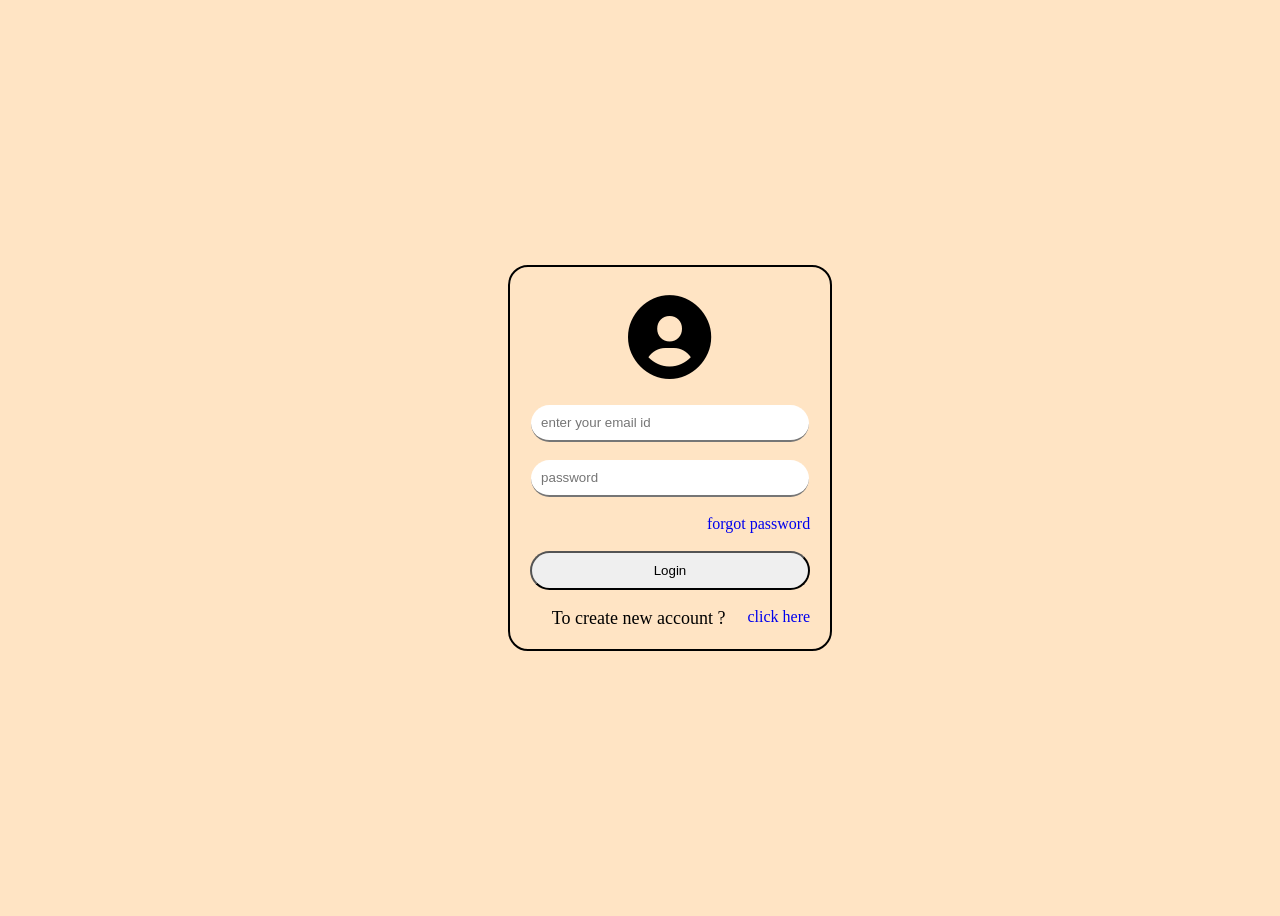
<file: login.html>
<!DOCTYPE html>
<html>
    <head>
        <title>food order</title>
        <style>
            body{
                display: flex;
                justify-content: center;
                align-items: center;
                height: 100vh;
                width: 100%;
                background-color: bisque;
              
             }
             .login{
                background-color: aqua;
                width:100%;
                background: transparent;
                border-radius:20px;
                border: 2px solid black;
                padding: 20px;
                text-align: center;
                animation:animateBg 5s linear infinite;
             }
             .login #username{
                padding: 10px;
                border-radius: 20px;
                width:92%;
                border-top: none;
                border-left: none;
                border-right: none;
             }
             #username:hover{
                background-color:antiquewhite;
             }
             .login #next{
                padding: 10px;
                width:100%;
                border-radius: 20px;
             }
             i{
                font-size: 100px;
             }
             a{
                text-decoration: none;
                float: right;
             }
             label{
                font-size: large;
             }
             .login:hover{
                background-color:lightcyan;
             }
        </style>
        <meta charset="utf-8">
        <meta name="viewport" content="width=device-width, initial-scale=1.0">
        <link href='https://unpkg.com/boxicons@2.1.4/css/boxicons.min.css' rel='stylesheet'>
    </head>
    <body>
        <form name="myform" action="" onclick="">
            <div class="login">
                <i class='bx bxs-user-circle bx-fade-down' ></i>
                <br><br>
                <input type="text" id="username" name="username" placeholder="enter your email id" required>
                <br><br>
                <input type="password" id="username" name="username" placeholder="password" required>
                <br><br>
                <a href="#">forgot password</a>
                <br><br>
                <input type="submit" id="next" value="Login">
                <br><br>
                <label>To create new account ?</label><a href="signup.html">click here </a>
            </div>
        </form>
    </body>
</html>
</file>
